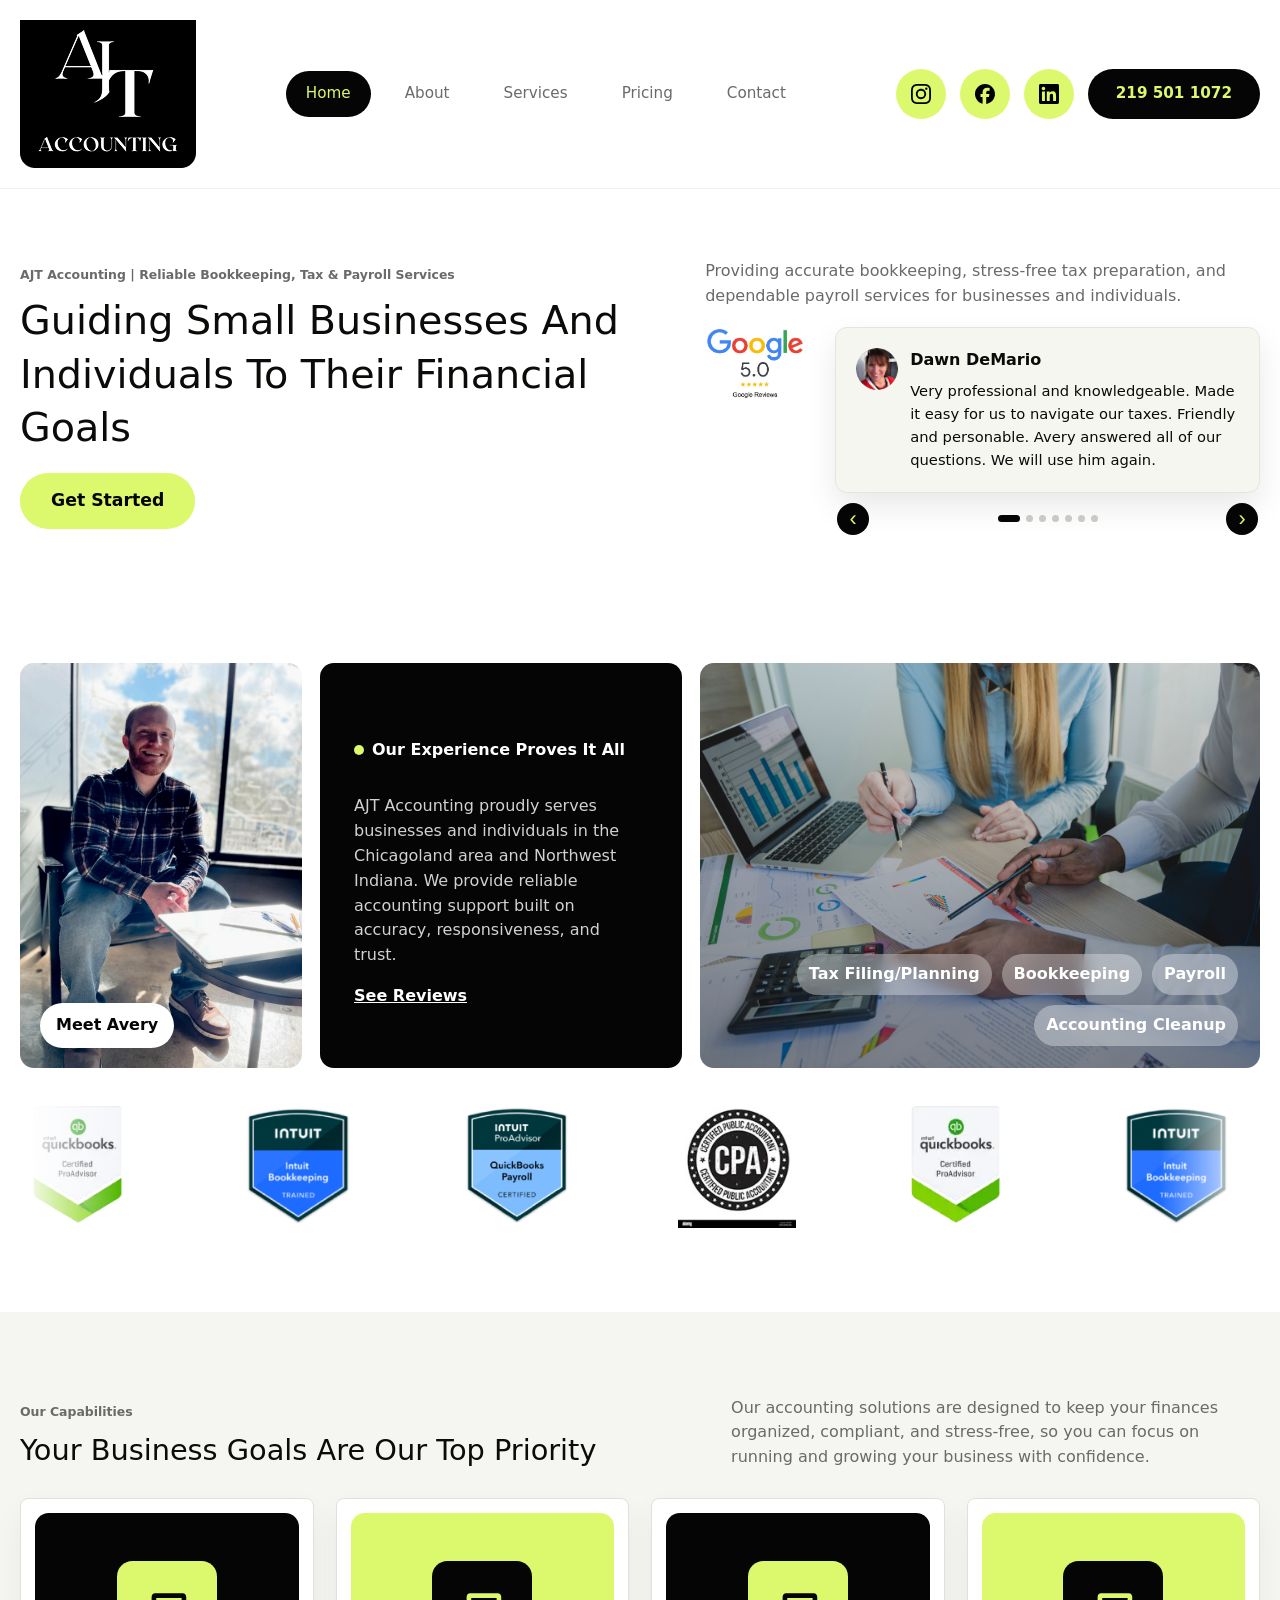
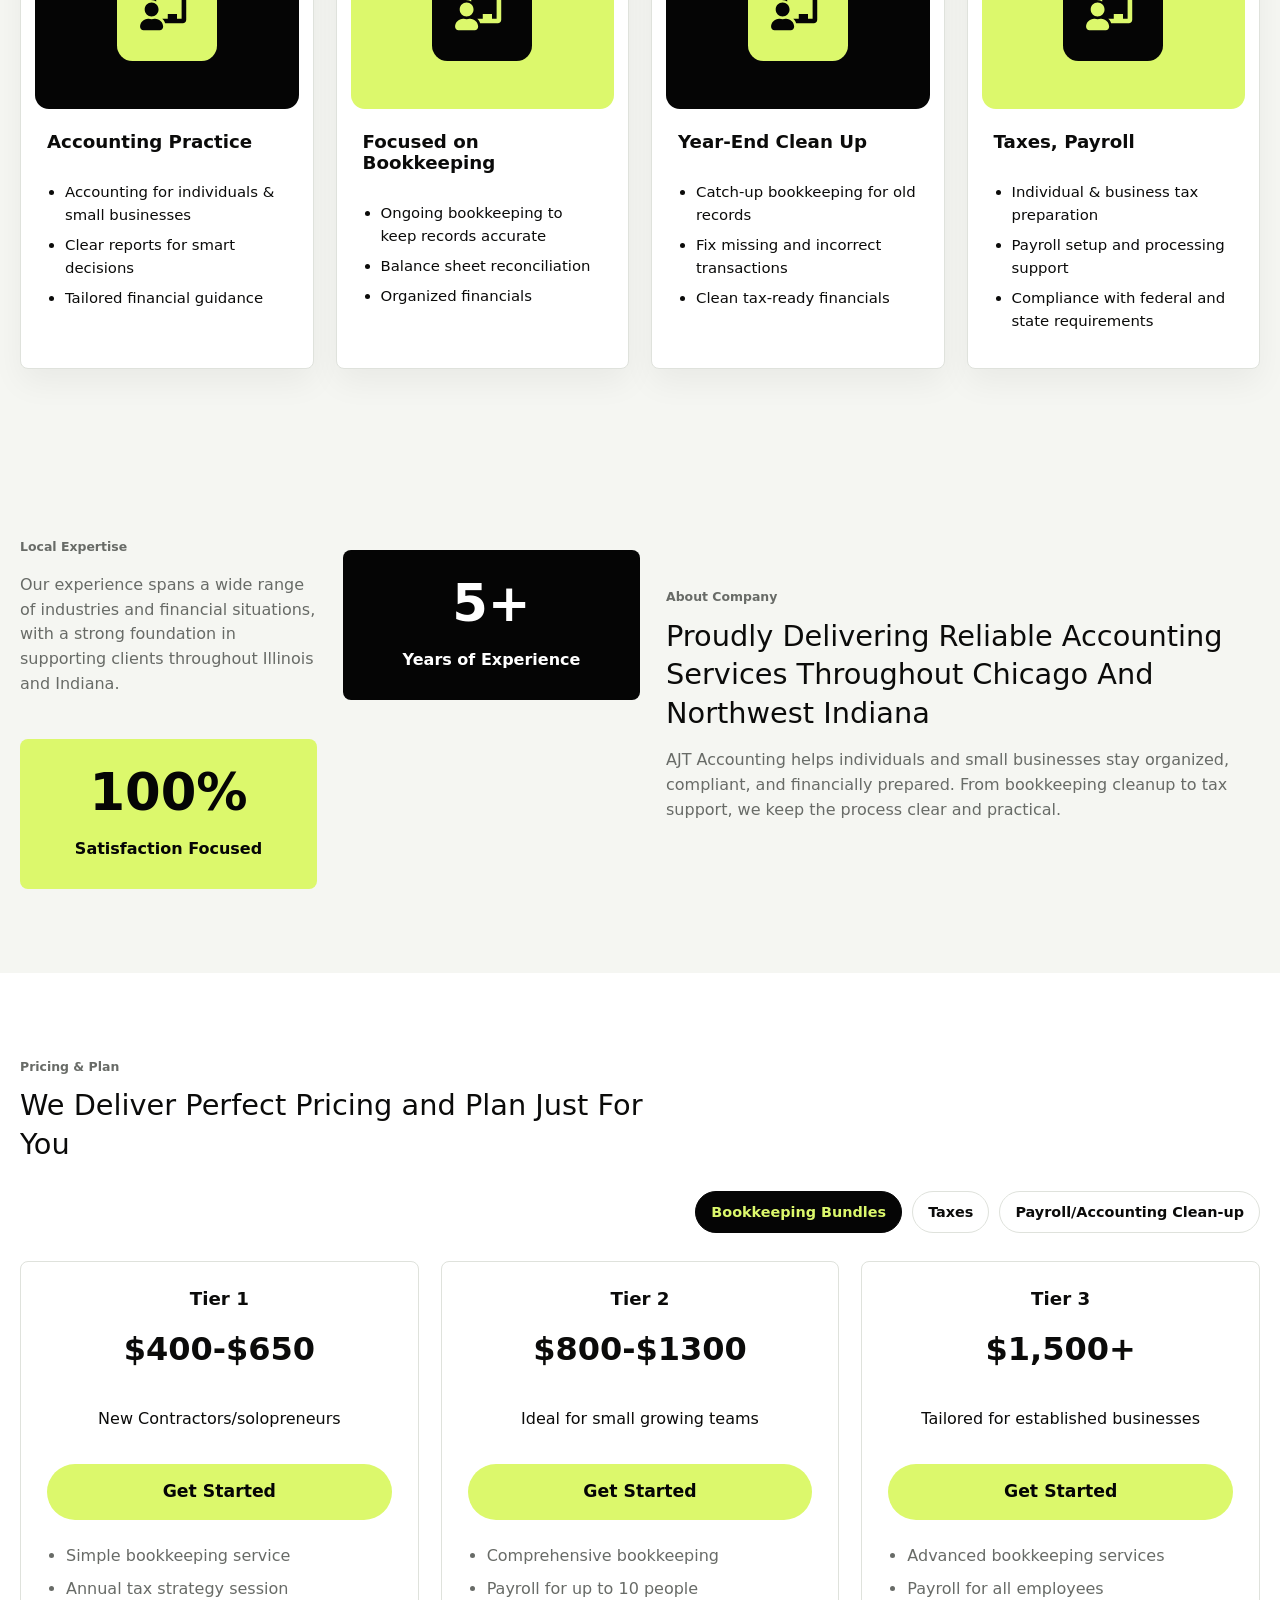
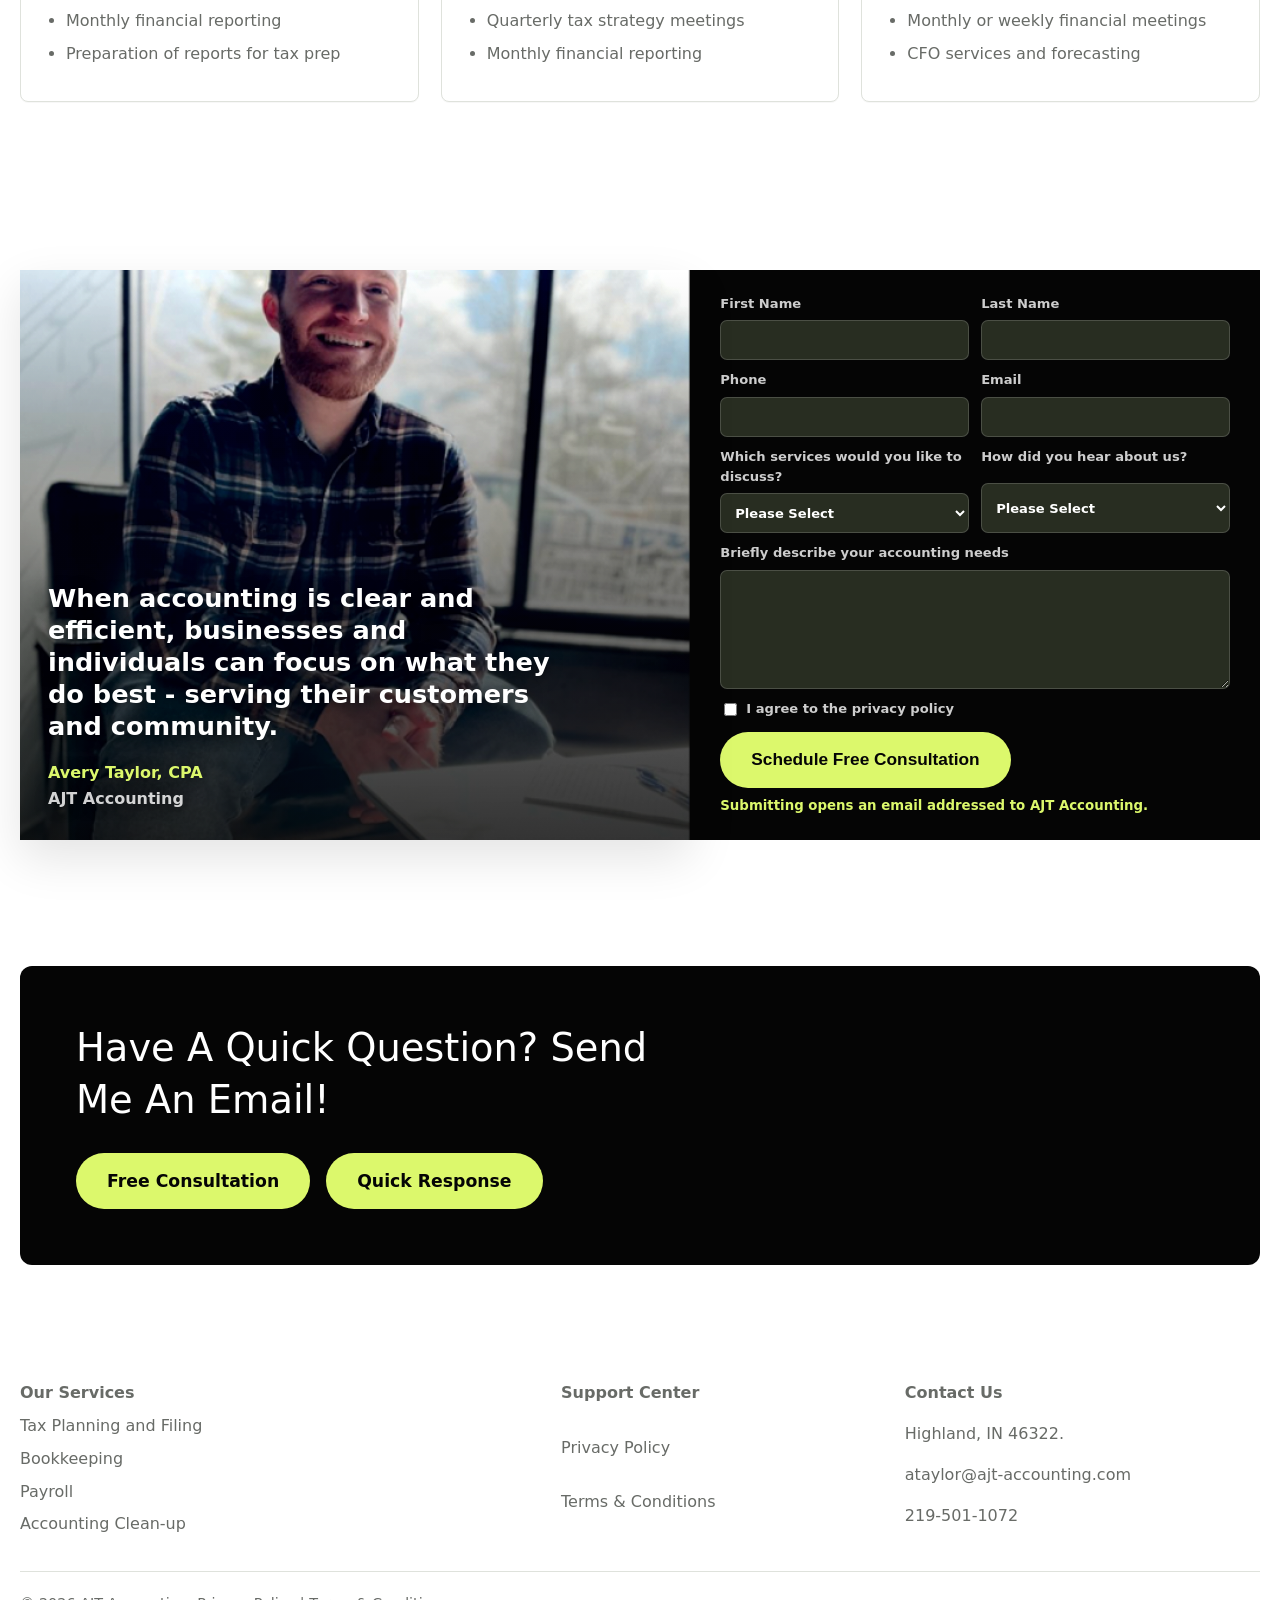
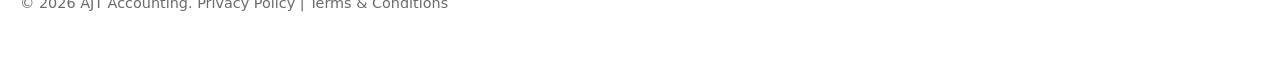
<file: index.html>
<!doctype html>
<html lang="en">
  <head>
    <meta charset="utf-8">
    <meta name="viewport" content="width=device-width, initial-scale=1">
    <title>AJT Accounting | Bookkeeping, Tax & Payroll Services</title>
    <meta name="description" content="AJT Accounting provides bookkeeping, tax preparation, payroll, and accounting cleanup services for individuals and small businesses in Chicagoland and Northwest Indiana.">
    <link rel="stylesheet" href="assets/css/styles.css">
  </head>
  <body>
    <header class="site-header">
      <nav class="nav" aria-label="Primary navigation">
        <a class="brand" href="index.html">
          <img src="assets/img/Group-2.png" alt="AJT Accounting logo">
          <span>Reliable accounting for small businesses and individuals</span>
        </a>
        <div class="nav-links">
          <a href="index.html" aria-current="page">Home</a>
          <a href="about/">About</a>
          <a href="services/">Services</a>
          <a href="pricing/">Pricing</a>
          <a href="contact/">Contact</a>
        </div>
        <div class="nav-actions" aria-label="Social links and phone">
          <a class="icon-link" href="https://www.instagram.com/ajt.accounting/" aria-label="Instagram" target="_blank" rel="noopener noreferrer"><img src="assets/img/icon-instagram.svg" alt="" aria-hidden="true"></a>
          <a class="icon-link" href="https://www.facebook.com/profile.php?id=61587523283100" aria-label="Facebook" target="_blank" rel="noopener noreferrer"><img src="assets/img/icon-facebook.svg" alt="" aria-hidden="true"></a>
          <a class="icon-link" href="https://www.linkedin.com/in/avery-taylor-cpa-85993a24b/" aria-label="LinkedIn" target="_blank" rel="noopener noreferrer"><img src="assets/img/icon-linkedin.svg" alt="" aria-hidden="true"></a>
          <a class="phone-pill" href="tel:+12195011072">219 501 1072</a>
        </div>
      </nav>
    </header>

    <main>
      <section class="hero original-hero">
        <div class="wrap hero-grid">
          <div class="hero-copy">
            <p class="kicker">AJT Accounting | Reliable Bookkeeping, Tax & Payroll Services</p>
            <h1>Guiding Small Businesses And Individuals To Their Financial Goals</h1>
            <a class="button lime" href="contact/">Get Started</a>
          </div>
          <aside class="review-card" aria-label="Google review highlight">
            <p>Providing accurate bookkeeping, stress-free tax preparation, and dependable payroll services for businesses and individuals.</p>
            <img src="assets/img/google-reviews.jpg" alt="Google 5.0 review rating">
            <div class="review-carousel" data-review-carousel aria-label="Client reviews">
              <div class="review-track">
                <article class="review-slide is-active">
                  <img src="assets/img/unnamed.png" alt="">
                  <div><strong>Dawn DeMario</strong><span>Very professional and knowledgeable. Made it easy for us to navigate our taxes. Friendly and personable. Avery answered all of our questions. We will use him again.</span></div>
                </article>
                <article class="review-slide">
                  <img src="assets/img/unnamed-1.png" alt="">
                  <div><strong>Leeann Carmack</strong><span>Actually cares about his clients. Reasonably priced. Very easy to communicate with and responds fast!</span></div>
                </article>
                <article class="review-slide">
                  <img src="assets/img/unnamed-2.png" alt="">
                  <div><strong>Jeanna Piech</strong><span>He did a great job with me and my husband’s taxes. They were done fast and right. We will definitely be using him again.</span></div>
                </article>
                <article class="review-slide">
                  <img src="assets/img/unnamed-3.png" alt="">
                  <div><strong>Randy C</strong><span>Very knowledgeable, professional, and very thorough. He made the entire process easy, stress-free, and explained everything clearly.</span></div>
                </article>
                <article class="review-slide">
                  <img src="assets/img/unnamed-4.png" alt="">
                  <div><strong>Rafael</strong><span>Very professional and direct with communication. My experience getting my taxes done was very easy and quick.</span></div>
                </article>
                <article class="review-slide">
                  <img src="assets/img/unnamed-5.png" alt="">
                  <div><strong>Tony Ortiz</strong><span>Avery was great to work with, very thorough and professional. Worked around my busy work schedule.</span></div>
                </article>
                <article class="review-slide">
                  <img src="assets/img/unnamed-6.png" alt="">
                  <div><strong>Eliasha Howell-Sundeen</strong><span>Avery was so patient with me. He was so kind and made the whole process easy. I will be coming back every year.</span></div>
                </article>
              </div>
              <div class="review-controls" aria-label="Review carousel controls">
                <button type="button" data-review-prev aria-label="Previous review">‹</button>
                <div class="review-dots" aria-hidden="true"></div>
                <button type="button" data-review-next aria-label="Next review">›</button>
              </div>
            </div>
          </aside>
        </div>
      </section>

      <section class="section">
        <div class="wrap feature-mosaic">
          <figure class="portrait-card">
            <img src="assets/img/1Picture1.png" alt="Avery Taylor, CPA">
            <figcaption>Meet Avery</figcaption>
          </figure>
          <article class="proof-card">
            <p class="dot-line">Our Experience Proves It All</p>
            <p>AJT Accounting proudly serves businesses and individuals in the Chicagoland area and Northwest Indiana. We provide reliable accounting support built on accuracy, responsiveness, and trust.</p>
            <a href="https://www.google.com/search?sca_esv=de982f5a9a8bacae&amp;sxsrf=APpeQntAk4ns-pKJ9by7XLHEB47kzKfupg%3A1784832573822&amp;q=AJT%20Accounting&amp;stick=H4sIAAAAAAAAAONgU1I1qDAzs0y2SElNNkkzNzY1Tza2MqgwTkxMMkhLSjY2tDAxNTY0W8TK5-gVouCYnJxfmleSmZcOALmjVBQ6AAAA&amp;mat=CfG0De2c8UIS&amp;ved=2ahUKEwjNhq-8u-mVAxVD3skDHZQKHqUQrMcEegQINRAC" target="_blank" rel="noopener noreferrer">See Reviews</a>
          </article>
          <figure class="service-image-card">
            <img src="assets/img/2147626398.jpg" alt="Accounting planning meeting">
            <figcaption>
              <a href="services/">Tax Filing/Planning</a>
              <a href="services/">Bookkeeping</a>
              <a href="services/">Payroll</a>
              <a href="services/">Accounting Cleanup</a>
            </figcaption>
          </figure>
        </div>
        <div class="wrap badge-strip" aria-label="Certifications and accounting platforms">
          <div class="badge-track">
            <img src="assets/img/quick.webp" alt="QuickBooks certified badge">
            <img src="assets/img/l1.png" alt="Intuit bookkeeping badge">
            <img src="assets/img/l2.png" alt="Intuit advisor badge">
            <img src="assets/img/Picture456ytg-1-1.webp" alt="CPA badge">
            <img src="assets/img/quick.webp" alt="QuickBooks certified badge">
            <img src="assets/img/l1.png" alt="Intuit bookkeeping badge">
            <img src="assets/img/l2.png" alt="Intuit advisor badge">
            <img src="assets/img/Picture456ytg-1-1.webp" alt="CPA badge">
          </div>
        </div>
      </section>

      <section class="section band capabilities">
        <div class="wrap">
          <div class="section-heading-row">
            <div>
              <p class="kicker">Our Capabilities</p>
              <h2>Your Business Goals Are Our Top Priority</h2>
            </div>
            <p>Our accounting solutions are designed to keep your finances organized, compliant, and stress-free, so you can focus on running and growing your business with confidence.</p>
          </div>
          <div class="grid four" style="margin-top: 28px">
            <article class="card service-card">
              <span class="service-icon service-icon-lime" aria-hidden="true"><svg viewBox="0 0 65 65" focusable="false"><rect class="service-icon-bg" width="65" height="65" rx="10"></rect><path class="service-icon-mark" d="M24.7501 37.5C24.638 37.5 24.526 37.5164 24.4191 37.5511C23.8116 37.7484 23.1727 37.875 22.5001 37.875C21.8274 37.875 21.1885 37.7484 20.5805 37.5511C20.4737 37.5164 20.3621 37.5 20.2501 37.5C17.341 37.5 14.9846 39.8662 15.0001 42.7791C15.0066 44.01 16.0187 45 17.2501 45H27.7501C28.9815 45 29.9935 44.01 30.0001 42.7791C30.0155 39.8662 27.6591 37.5 24.7501 37.5ZM22.5001 36C24.9854 36 27.0001 33.9853 27.0001 31.5C27.0001 29.0147 24.9854 27 22.5001 27C20.0148 27 18.0001 29.0147 18.0001 31.5C18.0001 33.9853 20.0148 36 22.5001 36ZM42.7501 21H24.7501C23.5093 21 22.5001 22.043 22.5001 23.3245V25.5C23.5979 25.5 24.6141 25.8178 25.5001 26.3344V24H42.0001V37.5H39.0001V34.5H33.0001V37.5H29.4263C30.3216 38.2823 30.9788 39.3155 31.2868 40.5H42.7501C43.9909 40.5 45.0001 39.457 45.0001 38.1755V23.3245C45.0001 22.043 43.9909 21 42.7501 21Z"></path></svg></span>
              <h3>Accounting Practice</h3>
              <ul><li>Accounting for individuals & small businesses</li><li>Clear reports for smart decisions</li><li>Tailored financial guidance</li></ul>
            </article>
            <article class="card service-card">
              <span class="service-icon service-icon-dark" aria-hidden="true"><svg viewBox="0 0 65 65" focusable="false"><rect class="service-icon-bg" width="65" height="65" rx="10"></rect><path class="service-icon-mark" d="M24.7501 37.5C24.638 37.5 24.526 37.5164 24.4191 37.5511C23.8116 37.7484 23.1727 37.875 22.5001 37.875C21.8274 37.875 21.1885 37.7484 20.5805 37.5511C20.4737 37.5164 20.3621 37.5 20.2501 37.5C17.341 37.5 14.9846 39.8662 15.0001 42.7791C15.0066 44.01 16.0187 45 17.2501 45H27.7501C28.9815 45 29.9935 44.01 30.0001 42.7791C30.0155 39.8662 27.6591 37.5 24.7501 37.5ZM22.5001 36C24.9854 36 27.0001 33.9853 27.0001 31.5C27.0001 29.0147 24.9854 27 22.5001 27C20.0148 27 18.0001 29.0147 18.0001 31.5C18.0001 33.9853 20.0148 36 22.5001 36ZM42.7501 21H24.7501C23.5093 21 22.5001 22.043 22.5001 23.3245V25.5C23.5979 25.5 24.6141 25.8178 25.5001 26.3344V24H42.0001V37.5H39.0001V34.5H33.0001V37.5H29.4263C30.3216 38.2823 30.9788 39.3155 31.2868 40.5H42.7501C43.9909 40.5 45.0001 39.457 45.0001 38.1755V23.3245C45.0001 22.043 43.9909 21 42.7501 21Z"></path></svg></span>
              <h3>Focused on Bookkeeping</h3>
              <ul><li>Ongoing bookkeeping to keep records accurate</li><li>Balance sheet reconciliation</li><li>Organized financials</li></ul>
            </article>
            <article class="card service-card">
              <span class="service-icon service-icon-lime" aria-hidden="true"><svg viewBox="0 0 65 65" focusable="false"><rect class="service-icon-bg" width="65" height="65" rx="10"></rect><path class="service-icon-mark" d="M24.7501 37.5C24.638 37.5 24.526 37.5164 24.4191 37.5511C23.8116 37.7484 23.1727 37.875 22.5001 37.875C21.8274 37.875 21.1885 37.7484 20.5805 37.5511C20.4737 37.5164 20.3621 37.5 20.2501 37.5C17.341 37.5 14.9846 39.8662 15.0001 42.7791C15.0066 44.01 16.0187 45 17.2501 45H27.7501C28.9815 45 29.9935 44.01 30.0001 42.7791C30.0155 39.8662 27.6591 37.5 24.7501 37.5ZM22.5001 36C24.9854 36 27.0001 33.9853 27.0001 31.5C27.0001 29.0147 24.9854 27 22.5001 27C20.0148 27 18.0001 29.0147 18.0001 31.5C18.0001 33.9853 20.0148 36 22.5001 36ZM42.7501 21H24.7501C23.5093 21 22.5001 22.043 22.5001 23.3245V25.5C23.5979 25.5 24.6141 25.8178 25.5001 26.3344V24H42.0001V37.5H39.0001V34.5H33.0001V37.5H29.4263C30.3216 38.2823 30.9788 39.3155 31.2868 40.5H42.7501C43.9909 40.5 45.0001 39.457 45.0001 38.1755V23.3245C45.0001 22.043 43.9909 21 42.7501 21Z"></path></svg></span>
              <h3>Year-End Clean Up</h3>
              <ul><li>Catch-up bookkeeping for old records</li><li>Fix missing and incorrect transactions</li><li>Clean tax-ready financials</li></ul>
            </article>
            <article class="card service-card">
              <span class="service-icon service-icon-dark" aria-hidden="true"><svg viewBox="0 0 65 65" focusable="false"><rect class="service-icon-bg" width="65" height="65" rx="10"></rect><path class="service-icon-mark" d="M24.7501 37.5C24.638 37.5 24.526 37.5164 24.4191 37.5511C23.8116 37.7484 23.1727 37.875 22.5001 37.875C21.8274 37.875 21.1885 37.7484 20.5805 37.5511C20.4737 37.5164 20.3621 37.5 20.2501 37.5C17.341 37.5 14.9846 39.8662 15.0001 42.7791C15.0066 44.01 16.0187 45 17.2501 45H27.7501C28.9815 45 29.9935 44.01 30.0001 42.7791C30.0155 39.8662 27.6591 37.5 24.7501 37.5ZM22.5001 36C24.9854 36 27.0001 33.9853 27.0001 31.5C27.0001 29.0147 24.9854 27 22.5001 27C20.0148 27 18.0001 29.0147 18.0001 31.5C18.0001 33.9853 20.0148 36 22.5001 36ZM42.7501 21H24.7501C23.5093 21 22.5001 22.043 22.5001 23.3245V25.5C23.5979 25.5 24.6141 25.8178 25.5001 26.3344V24H42.0001V37.5H39.0001V34.5H33.0001V37.5H29.4263C30.3216 38.2823 30.9788 39.3155 31.2868 40.5H42.7501C43.9909 40.5 45.0001 39.457 45.0001 38.1755V23.3245C45.0001 22.043 43.9909 21 42.7501 21Z"></path></svg></span>
              <h3>Taxes, Payroll</h3>
              <ul><li>Individual & business tax preparation</li><li>Payroll setup and processing support</li><li>Compliance with federal and state requirements</li></ul>
            </article>
          </div>
        </div>
      </section>

      <section class="section story-band">
        <div class="wrap story-grid">
          <div>
            <p class="kicker">Local Expertise</p>
            <p>Our experience spans a wide range of industries and financial situations, with a strong foundation in supporting clients throughout Illinois and Indiana.</p>
          </div>
          <div class="metric-card dark"><strong>5+</strong><span>Years of Experience</span></div>
          <div class="metric-card lime"><strong>100%</strong><span>Satisfaction Focused</span></div>
          <article>
            <p class="kicker">About Company</p>
            <h2>Proudly Delivering Reliable Accounting Services Throughout Chicago And Northwest Indiana</h2>
            <p>AJT Accounting helps individuals and small businesses stay organized, compliant, and financially prepared. From bookkeeping cleanup to tax support, we keep the process clear and practical.</p>
          </article>
        </div>
      </section>

      <section class="section pricing-preview">
        <div class="wrap">
          <div class="section-heading-row">
            <div>
              <p class="kicker">Pricing & Plan</p>
              <h2>We Deliver Perfect Pricing and Plan Just For You</h2>
            </div>
          </div>
          <div class="pricing-tabs" data-tabs>
            <div class="tab-list" role="tablist" aria-label="Pricing categories">
              <button class="tab-button is-active" id="home-bookkeeping-tab" type="button" role="tab" aria-selected="true" aria-controls="home-bookkeeping-panel" data-tab-button>Bookkeeping Bundles</button>
              <button class="tab-button" id="home-taxes-tab" type="button" role="tab" aria-selected="false" aria-controls="home-taxes-panel" tabindex="-1" data-tab-button>Taxes</button>
              <button class="tab-button" id="home-payroll-tab" type="button" role="tab" aria-selected="false" aria-controls="home-payroll-panel" tabindex="-1" data-tab-button>Payroll/Accounting Clean-up</button>
            </div>
            <div class="tab-panel is-active" id="home-bookkeeping-panel" role="tabpanel" aria-labelledby="home-bookkeeping-tab" data-tab-panel>
              <div class="grid three">
                <article class="card price-card"><h3>Tier 1</h3><div class="price">$400-$650</div><p>New Contractors/solopreneurs</p><a class="button lime" href="contact/?service=Bookkeeping">Get Started</a><ul><li>Simple bookkeeping service</li><li>Annual tax strategy session</li><li>Monthly financial reporting</li><li>Preparation of reports for tax prep</li></ul></article>
                <article class="card price-card"><h3>Tier 2</h3><div class="price">$800-$1300</div><p>Ideal for small growing teams</p><a class="button lime" href="contact/?service=Bookkeeping">Get Started</a><ul><li>Comprehensive bookkeeping</li><li>Payroll for up to 10 people</li><li>Quarterly tax strategy meetings</li><li>Monthly financial reporting</li></ul></article>
                <article class="card price-card"><h3>Tier 3</h3><div class="price">$1,500+</div><p>Tailored for established businesses</p><a class="button lime" href="contact/?service=Bookkeeping">Get Started</a><ul><li>Advanced bookkeeping services</li><li>Payroll for all employees</li><li>Monthly or weekly financial meetings</li><li>CFO services and forecasting</li></ul></article>
              </div>
            </div>
            <div class="tab-panel" id="home-taxes-panel" role="tabpanel" aria-labelledby="home-taxes-tab" hidden data-tab-panel>
              <div class="grid three">
                <article class="card price-card"><h3>Individual 1</h3><div class="price">$125-$150</div><p class="muted">Basic return</p><a class="button lime" href="contact/?service=Taxes">Get Started</a><ul><li>Limited sources of income</li><li>Dependents</li><li>Single state return</li><li>E-filing included</li></ul></article>
                <article class="card price-card"><h3>Individual 2</h3><div class="price">$175-$225</div><p class="muted">Standard tax return</p><a class="button lime" href="contact/?service=Taxes">Get Started</a><ul><li>Multiple sources of income</li><li>Multi-state return</li><li>Limited self-employment</li><li>Education and retirement reporting</li></ul></article>
                <article class="card price-card"><h3>Individual 3</h3><div class="price">$250+</div><p class="muted">Advanced tax return</p><a class="button lime" href="contact/?service=Taxes">Get Started</a><ul><li>Self-employed or small business owners</li><li>Rental properties</li><li>Extensive investment reporting</li><li>Tax preparation meeting</li></ul></article>
                <article class="card price-card"><h3>Business 1</h3><div class="price">$300-$500</div><p class="muted">Basic business return</p><a class="button lime" href="contact/?service=Taxes">Get Started</a><ul><li>Partnership or S-corp filing</li><li>Basic income and expense categorization</li><li>Small, low-volume operations</li><li>E-filing included</li></ul></article>
                <article class="card price-card"><h3>Business 2</h3><div class="price">$600-$900</div><p class="muted">Standard business return</p><a class="button lime" href="contact/?service=Taxes">Get Started</a><ul><li>Partnership, S-corp, or C-corp filing</li><li>Growing small businesses</li><li>Multi-state filing</li><li>Tax preparation meeting</li></ul></article>
                <article class="card price-card"><h3>Business 3</h3><div class="price">$1,000+</div><p class="muted">Advanced business return</p><a class="button lime" href="contact/?service=Taxes">Get Started</a><ul><li>Established businesses</li><li>Complex income and expenses</li><li>Fixed asset depreciation schedules</li><li>Quarterly tax meetings</li></ul></article>
              </div>
            </div>
            <div class="tab-panel" id="home-payroll-panel" role="tabpanel" aria-labelledby="home-payroll-tab" hidden data-tab-panel>
              <div class="grid two">
                <article class="card price-card"><h3>Accounting Cleanup</h3><p>Cleanup varies by the condition of your records, software used, and business complexity. AJT Accounting starts with a consultation to review current books and create a clear plan to get records back on track.</p><a class="button lime" href="contact/?service=Accounting%20Cleanup">Discuss cleanup</a></article>
                <article class="card price-card"><h3>Payroll</h3><p>Payroll services ensure employees are paid accurately and on time while keeping your business compliant with required federal and state payroll filings.</p><a class="button lime" href="contact/?service=Payroll">Discuss payroll</a></article>
              </div>
            </div>
          </div>
        </div>
      </section>

      <section class="section">
        <div class="wrap contact-layout">
          <figure class="contact-spacer">
            <img src="assets/img/Group-22-1.png" alt="Avery Taylor, CPA">
            <figcaption>
              <blockquote>When accounting is clear and efficient, businesses and individuals can focus on what they do best - serving their customers and community.</blockquote>
              <strong>Avery Taylor, CPA</strong>
              <span>AJT Accounting</span>
            </figcaption>
          </figure>
          <form class="lead-form" action="mailto:ataylor@ajt-accounting.com" method="post" enctype="text/plain" data-email-form>
            <p class="kicker">Let's Connect</p>
            <h2>Schedule A Free 30-Minute Consultation</h2>
            <p>Got questions about bookkeeping, taxes, payroll, or financial cleanup? Book a free 30-minute consultation to discuss your needs and next steps.</p>
            <div class="form-grid">
              <label><span>First Name</span><input name="first_name" autocomplete="given-name"></label>
              <label><span>Last Name</span><input name="last_name" autocomplete="family-name"></label>
              <label><span>Phone</span><input name="phone" autocomplete="tel"></label>
              <label><span>Email</span><input name="email" type="email" autocomplete="email"></label>
              <label><span>Which services would you like to discuss?</span><select name="service"><option>Please Select</option><option>Bookkeeping</option><option>Taxes</option><option>Payroll</option><option>Accounting cleanup</option></select></label>
              <label><span>How did you hear about us?</span><select name="source"><option>Please Select</option><option>Google</option><option>Referral</option><option>Social media</option></select></label>
            </div>
            <label><span>Briefly describe your accounting needs</span><textarea name="message" rows="5"></textarea></label>
            <label class="checkbox"><input type="checkbox" name="privacy"> <span>I agree to the privacy policy</span></label>
            <button class="button lime" type="submit">Schedule Free Consultation</button>
            <small data-form-status>Submitting opens an email addressed to AJT Accounting.</small>
          </form>
        </div>
      </section>

      <section class="section tight">
        <div class="wrap quick-question">
          <h2>Have A Quick Question? Send Me An Email!</h2>
          <div class="actions">
            <a class="button lime" href="contact/">Free Consultation</a>
            <a class="button lime" href="mailto:ataylor@ajt-accounting.com?subject=Quick%20question">Quick Response</a>
          </div>
        </div>
      </section>
    </main>

    <footer class="site-footer"><div class="wrap footer-grid"><div class="footer-links"><strong>Our Services</strong><a href="services/">Tax Planning and Filing</a><a href="services/">Bookkeeping</a><a href="services/">Payroll</a><a href="services/">Accounting Clean-up</a></div><div class="footer-links"><strong>Support Center</strong><a href="privacy-policy/">Privacy Policy</a><a href="terms-and-conditions/">Terms & Conditions</a></div><div class="footer-links"><strong>Contact Us</strong><span>Highland, IN 46322.</span><a href="mailto:ataylor@ajt-accounting.com">ataylor@ajt-accounting.com</a><a href="tel:+12195011072">219-501-1072</a></div></div><div class="wrap fine-print">&copy; <span data-year></span> AJT Accounting. <a href="privacy-policy/">Privacy Policy</a> | <a href="terms-and-conditions/">Terms & Conditions</a></div></footer>
    <script src="assets/js/main.js"></script>
  </body>
</html>
</file>
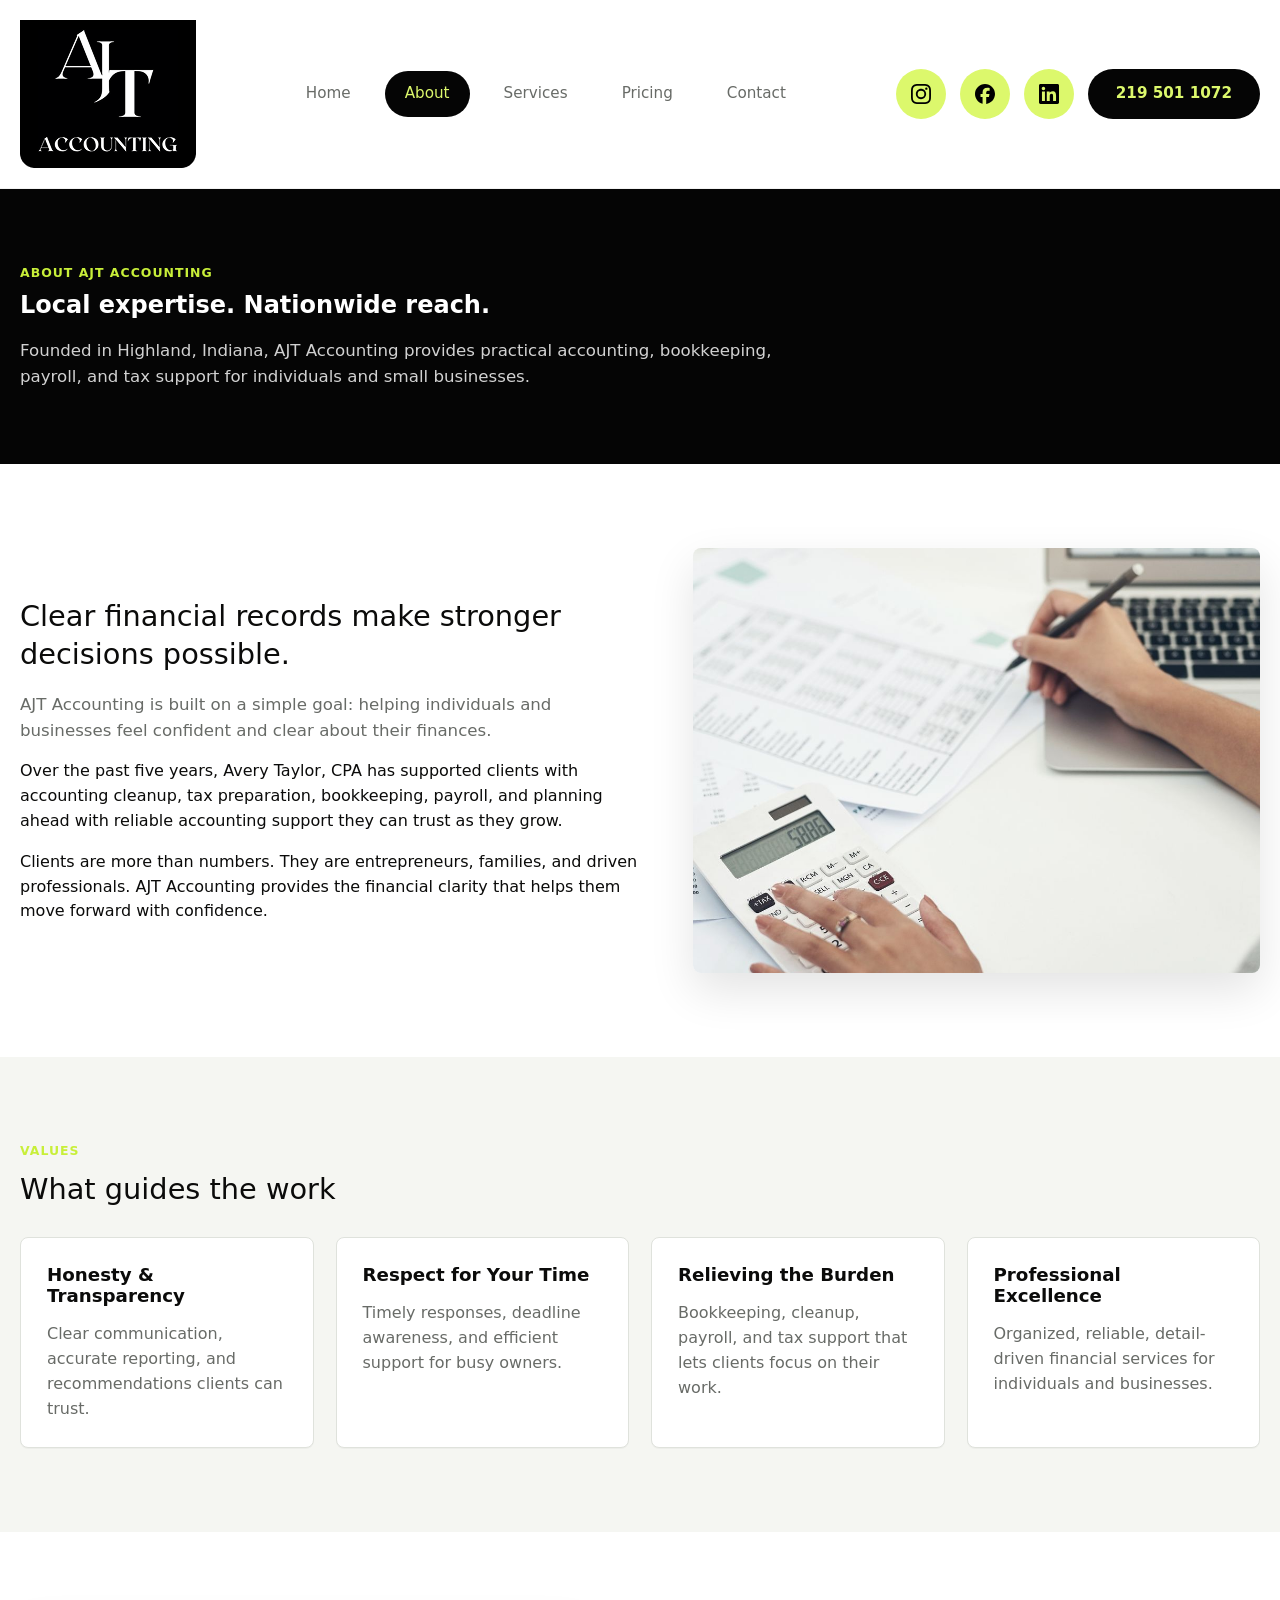
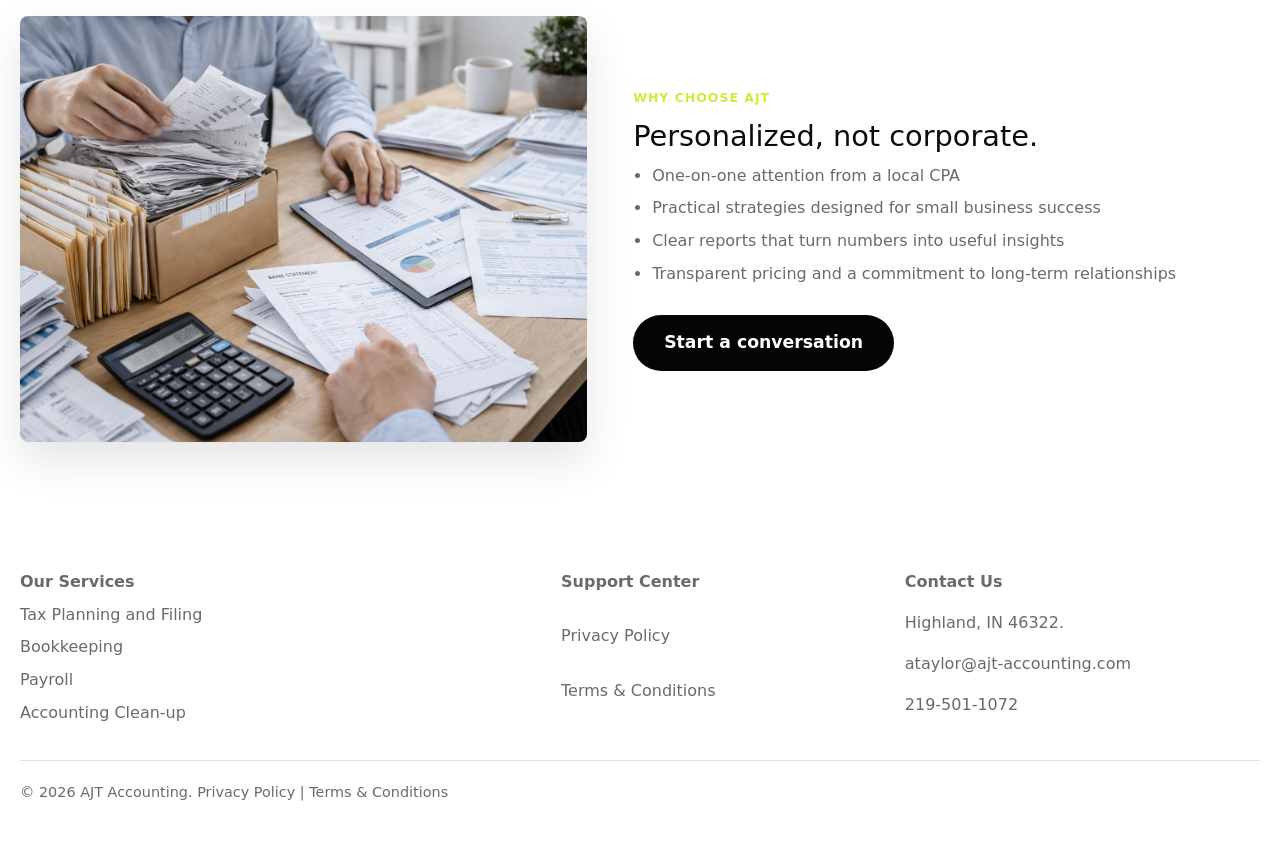
<file: about/index.html>
<!doctype html>
<html lang="en">
  <head>
    <meta charset="utf-8">
    <meta name="viewport" content="width=device-width, initial-scale=1">
    <title>About | AJT Accounting</title>
    <meta name="description" content="Learn about AJT Accounting and Avery Taylor, CPA, serving individuals and small businesses in Highland, Northwest Indiana, and Chicagoland.">
    <link rel="stylesheet" href="../assets/css/styles.css">
  </head>
  <body>
    <header class="site-header">
      <nav class="nav" aria-label="Primary navigation">
        <a class="brand" href="../index.html"><img src="../assets/img/Group-2.png" alt="AJT Accounting logo"><span>Reliable accounting for small businesses and individuals</span></a>
        <div class="nav-links">
          <a href="../index.html">Home</a><a href="../about/" aria-current="page">About</a><a href="../services/">Services</a><a href="../pricing/">Pricing</a><a href="../contact/">Contact</a>
        </div>
        <div class="nav-actions" aria-label="Social links and phone">
          <a class="icon-link" href="https://www.instagram.com/ajt.accounting/" aria-label="Instagram" target="_blank" rel="noopener noreferrer"><img src="../assets/img/icon-instagram.svg" alt="" aria-hidden="true"></a>
          <a class="icon-link" href="https://www.facebook.com/profile.php?id=61587523283100" aria-label="Facebook" target="_blank" rel="noopener noreferrer"><img src="../assets/img/icon-facebook.svg" alt="" aria-hidden="true"></a>
          <a class="icon-link" href="https://www.linkedin.com/in/avery-taylor-cpa-85993a24b/" aria-label="LinkedIn" target="_blank" rel="noopener noreferrer"><img src="../assets/img/icon-linkedin.svg" alt="" aria-hidden="true"></a>
          <a class="phone-pill" href="tel:+12195011072">219 501 1072</a>
        </div>
      </nav>
    </header>
    <main>
      <section class="page-hero">
        <div class="wrap">
          <p class="eyebrow">About AJT Accounting</p>
          <h1>Local expertise. Nationwide reach.</h1>
          <p class="lead">Founded in Highland, Indiana, AJT Accounting provides practical accounting, bookkeeping, payroll, and tax support for individuals and small businesses.</p>
        </div>
      </section>
      <section class="section">
        <div class="wrap split">
          <div>
            <h2>Clear financial records make stronger decisions possible.</h2>
            <p class="lead">AJT Accounting is built on a simple goal: helping individuals and businesses feel confident and clear about their finances.</p>
            <p>Over the past five years, Avery Taylor, CPA has supported clients with accounting cleanup, tax preparation, bookkeeping, payroll, and planning ahead with reliable accounting support they can trust as they grow.</p>
            <p>Clients are more than numbers. They are entrepreneurs, families, and driven professionals. AJT Accounting provides the financial clarity that helps them move forward with confidence.</p>
          </div>
          <img src="../assets/img/Freelance-Business-Support-Petra-Verschoor-2.jpg" alt="Accounting professional reviewing financial records">
        </div>
      </section>
      <section class="section band">
        <div class="wrap">
          <p class="eyebrow">Values</p>
          <h2>What guides the work</h2>
          <div class="grid four" style="margin-top: 28px">
            <article class="card"><h3>Honesty & Transparency</h3><p class="muted">Clear communication, accurate reporting, and recommendations clients can trust.</p></article>
            <article class="card"><h3>Respect for Your Time</h3><p class="muted">Timely responses, deadline awareness, and efficient support for busy owners.</p></article>
            <article class="card"><h3>Relieving the Burden</h3><p class="muted">Bookkeeping, cleanup, payroll, and tax support that lets clients focus on their work.</p></article>
            <article class="card"><h3>Professional Excellence</h3><p class="muted">Organized, reliable, detail-driven financial services for individuals and businesses.</p></article>
          </div>
        </div>
      </section>
      <section class="section">
        <div class="wrap split reverse">
          <img src="../assets/img/9b4e6f0c-6b9a-4d75-8580-0b597c890d90.png" alt="Business team reviewing financial documents">
          <div>
            <p class="eyebrow">Why choose AJT</p>
            <h2>Personalized, not corporate.</h2>
            <ul class="check-list">
              <li>One-on-one attention from a local CPA</li>
              <li>Practical strategies designed for small business success</li>
              <li>Clear reports that turn numbers into useful insights</li>
              <li>Transparent pricing and a commitment to long-term relationships</li>
            </ul>
            <div class="actions"><a class="button" href="../contact/">Start a conversation</a></div>
          </div>
        </div>
      </section>
    </main>
    <footer class="site-footer"><div class="wrap footer-grid"><div class="footer-links"><strong>Our Services</strong><a href="../services/">Tax Planning and Filing</a><a href="../services/">Bookkeeping</a><a href="../services/">Payroll</a><a href="../services/">Accounting Clean-up</a></div><div class="footer-links"><strong>Support Center</strong><a href="../privacy-policy/">Privacy Policy</a><a href="../terms-and-conditions/">Terms & Conditions</a></div><div class="footer-links"><strong>Contact Us</strong><span>Highland, IN 46322.</span><a href="mailto:ataylor@ajt-accounting.com">ataylor@ajt-accounting.com</a><a href="tel:+12195011072">219-501-1072</a></div></div><div class="wrap fine-print">&copy; <span data-year></span> AJT Accounting. <a href="../privacy-policy/">Privacy Policy</a> | <a href="../terms-and-conditions/">Terms & Conditions</a></div></footer>
    <script src="../assets/js/main.js"></script>
  </body>
</html>
</file>
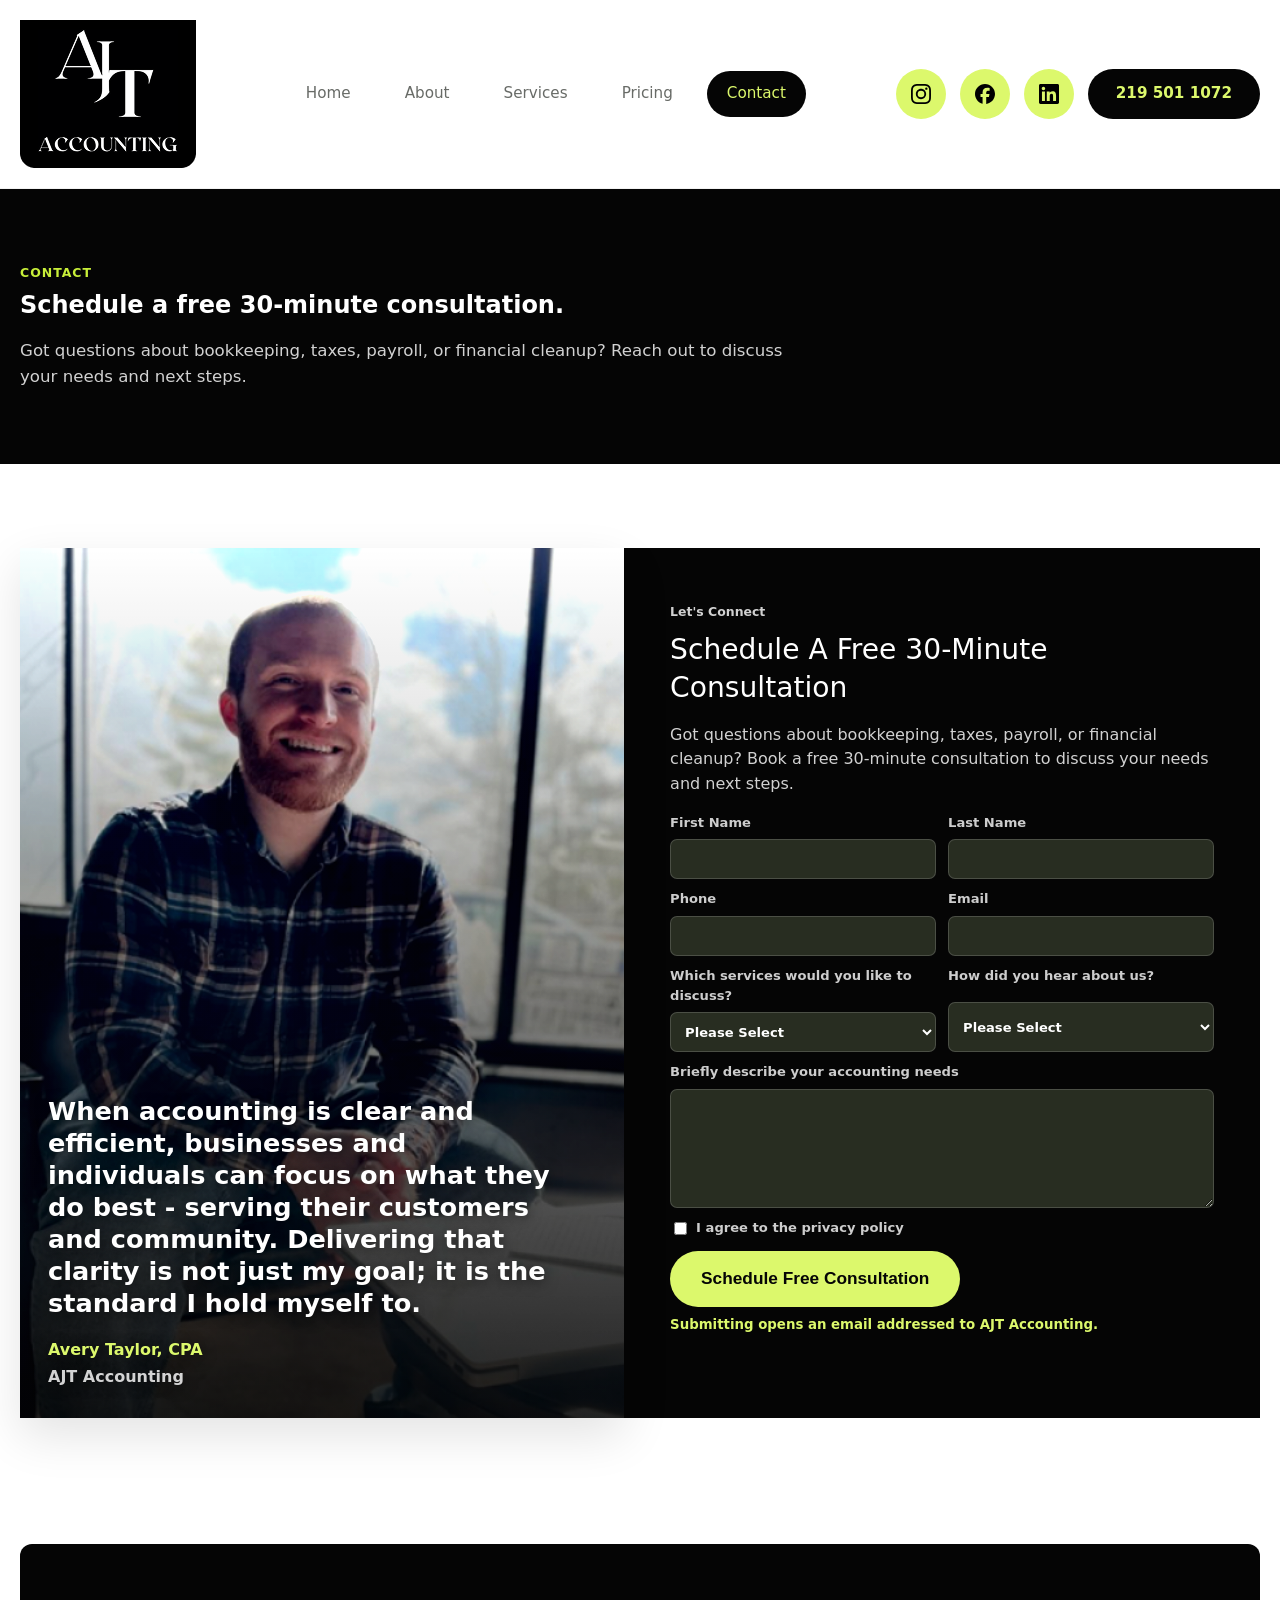
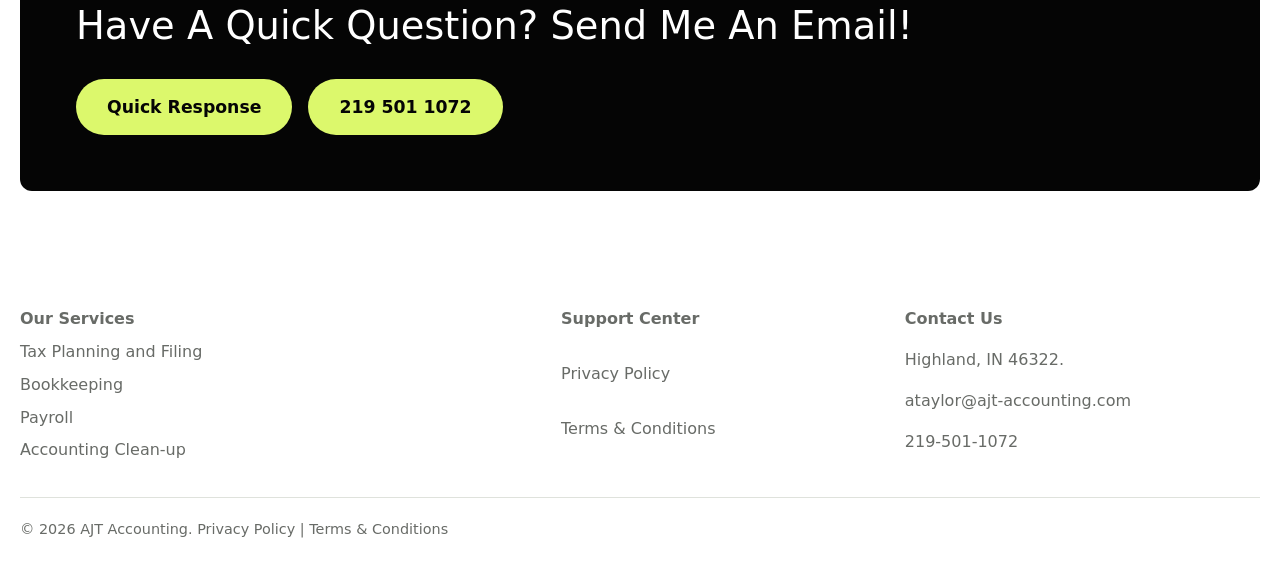
<file: contact/index.html>
<!doctype html>
<html lang="en">
  <head>
    <meta charset="utf-8">
    <meta name="viewport" content="width=device-width, initial-scale=1">
    <title>Contact | AJT Accounting</title>
    <meta name="description" content="Contact AJT Accounting to schedule a free 30-minute consultation for bookkeeping, taxes, payroll, or financial cleanup.">
    <link rel="stylesheet" href="../assets/css/styles.css">
  </head>
  <body class="contact-page">
    <header class="site-header"><nav class="nav" aria-label="Primary navigation"><a class="brand" href="../index.html"><img src="../assets/img/Group-2.png" alt="AJT Accounting logo"><span>Reliable accounting for small businesses and individuals</span></a><div class="nav-links"><a href="../index.html">Home</a><a href="../about/">About</a><a href="../services/">Services</a><a href="../pricing/">Pricing</a><a href="../contact/" aria-current="page">Contact</a></div><div class="nav-actions" aria-label="Social links and phone"><a class="icon-link" href="https://www.instagram.com/ajt.accounting/" aria-label="Instagram" target="_blank" rel="noopener noreferrer"><img src="../assets/img/icon-instagram.svg" alt="" aria-hidden="true"></a><a class="icon-link" href="https://www.facebook.com/profile.php?id=61587523283100" aria-label="Facebook" target="_blank" rel="noopener noreferrer"><img src="../assets/img/icon-facebook.svg" alt="" aria-hidden="true"></a><a class="icon-link" href="https://www.linkedin.com/in/avery-taylor-cpa-85993a24b/" aria-label="LinkedIn" target="_blank" rel="noopener noreferrer"><img src="../assets/img/icon-linkedin.svg" alt="" aria-hidden="true"></a><a class="phone-pill" href="tel:+12195011072">219 501 1072</a></div></nav></header>
    <main>
      <section class="page-hero"><div class="wrap"><p class="eyebrow">Contact</p><h1>Schedule a free 30-minute consultation.</h1><p class="lead">Got questions about bookkeeping, taxes, payroll, or financial cleanup? Reach out to discuss your needs and next steps.</p></div></section>
      <section class="section">
        <div class="wrap contact-layout">
          <figure class="contact-spacer">
            <img src="../assets/img/Group-22-1.png" alt="Avery Taylor, CPA">
            <figcaption>
              <blockquote>When accounting is clear and efficient, businesses and individuals can focus on what they do best - serving their customers and community. Delivering that clarity is not just my goal; it is the standard I hold myself to.</blockquote>
              <strong>Avery Taylor, CPA</strong>
              <span>AJT Accounting</span>
            </figcaption>
          </figure>
          <form class="lead-form" action="mailto:ataylor@ajt-accounting.com" method="post" enctype="text/plain" data-email-form>
            <p class="kicker">Let's Connect</p>
            <h2>Schedule A Free 30-Minute Consultation</h2>
            <p>Got questions about bookkeeping, taxes, payroll, or financial cleanup? Book a free 30-minute consultation to discuss your needs and next steps.</p>
            <div class="form-grid">
              <label><span>First Name</span><input name="first_name" autocomplete="given-name"></label>
              <label><span>Last Name</span><input name="last_name" autocomplete="family-name"></label>
              <label><span>Phone</span><input name="phone" autocomplete="tel"></label>
              <label><span>Email</span><input name="email" type="email" autocomplete="email"></label>
              <label><span>Which services would you like to discuss?</span><select name="service" data-service-select><option>Please Select</option><option>Bookkeeping</option><option>Taxes</option><option>Payroll</option><option>Accounting Cleanup</option></select></label>
              <label><span>How did you hear about us?</span><select name="source"><option>Please Select</option><option>Google</option><option>Referral</option><option>Social media</option></select></label>
            </div>
            <label><span>Briefly describe your accounting needs</span><textarea name="message" rows="5"></textarea></label>
            <label class="checkbox"><input type="checkbox" name="privacy"> <span>I agree to the privacy policy</span></label>
            <button class="button lime" type="submit">Schedule Free Consultation</button>
            <small data-form-status>Submitting opens an email addressed to AJT Accounting.</small>
          </form>
        </div>
      </section>
      <section class="section tight">
        <div class="wrap quick-question">
          <h2>Have A Quick Question? Send Me An Email!</h2>
          <div class="actions">
            <a class="button lime" href="mailto:ataylor@ajt-accounting.com?subject=Quick%20question">Quick Response</a>
            <a class="button lime" href="tel:+12195011072">219 501 1072</a>
          </div>
        </div>
      </section>
    </main>
    <footer class="site-footer"><div class="wrap footer-grid"><div class="footer-links"><strong>Our Services</strong><a href="../services/">Tax Planning and Filing</a><a href="../services/">Bookkeeping</a><a href="../services/">Payroll</a><a href="../services/">Accounting Clean-up</a></div><div class="footer-links"><strong>Support Center</strong><a href="../privacy-policy/">Privacy Policy</a><a href="../terms-and-conditions/">Terms & Conditions</a></div><div class="footer-links"><strong>Contact Us</strong><span>Highland, IN 46322.</span><a href="mailto:ataylor@ajt-accounting.com">ataylor@ajt-accounting.com</a><a href="tel:+12195011072">219-501-1072</a></div></div><div class="wrap fine-print">&copy; <span data-year></span> AJT Accounting. <a href="../privacy-policy/">Privacy Policy</a> | <a href="../terms-and-conditions/">Terms & Conditions</a></div></footer>
    <script src="../assets/js/main.js"></script>
  </body>
</html>
</file>
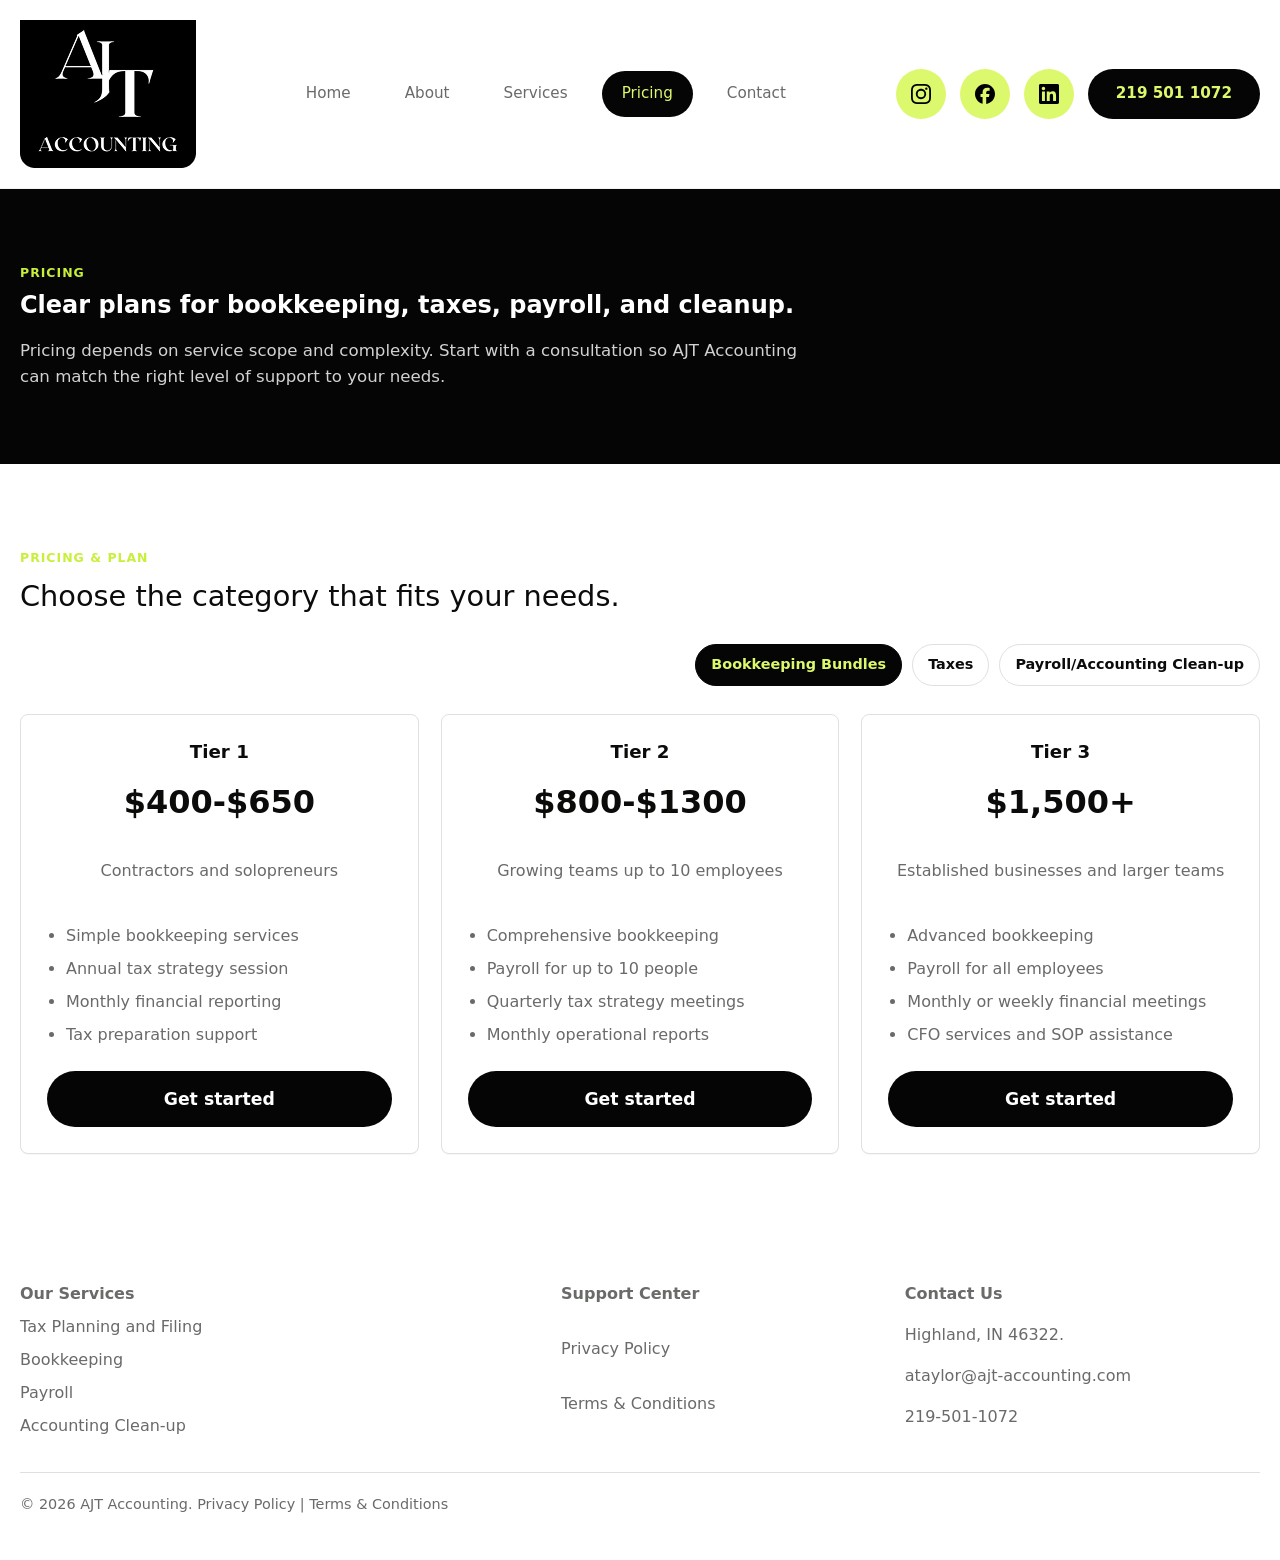
<file: pricing/index.html>
<!doctype html>
<html lang="en">
  <head>
    <meta charset="utf-8">
    <meta name="viewport" content="width=device-width, initial-scale=1">
    <title>Pricing | AJT Accounting</title>
    <meta name="description" content="Transparent bookkeeping, tax, payroll, and accounting cleanup pricing from AJT Accounting.">
    <link rel="stylesheet" href="../assets/css/styles.css">
  </head>
  <body>
    <header class="site-header"><nav class="nav" aria-label="Primary navigation"><a class="brand" href="../index.html"><img src="../assets/img/Group-2.png" alt="AJT Accounting logo"><span>Reliable accounting for small businesses and individuals</span></a><div class="nav-links"><a href="../index.html">Home</a><a href="../about/">About</a><a href="../services/">Services</a><a href="../pricing/" aria-current="page">Pricing</a><a href="../contact/">Contact</a></div><div class="nav-actions" aria-label="Social links and phone"><a class="icon-link" href="https://www.instagram.com/ajt.accounting/" aria-label="Instagram" target="_blank" rel="noopener noreferrer"><img src="../assets/img/icon-instagram.svg" alt="" aria-hidden="true"></a><a class="icon-link" href="https://www.facebook.com/profile.php?id=61587523283100" aria-label="Facebook" target="_blank" rel="noopener noreferrer"><img src="../assets/img/icon-facebook.svg" alt="" aria-hidden="true"></a><a class="icon-link" href="https://www.linkedin.com/in/avery-taylor-cpa-85993a24b/" aria-label="LinkedIn" target="_blank" rel="noopener noreferrer"><img src="../assets/img/icon-linkedin.svg" alt="" aria-hidden="true"></a><a class="phone-pill" href="tel:+12195011072">219 501 1072</a></div></nav></header>
    <main>
      <section class="page-hero"><div class="wrap"><p class="eyebrow">Pricing</p><h1>Clear plans for bookkeeping, taxes, payroll, and cleanup.</h1><p class="lead">Pricing depends on service scope and complexity. Start with a consultation so AJT Accounting can match the right level of support to your needs.</p></div></section>
      <section class="section pricing-tabs-section">
        <div class="wrap">
          <p class="eyebrow">Pricing & Plan</p>
          <h2>Choose the category that fits your needs.</h2>
          <div class="pricing-tabs" data-tabs>
            <div class="tab-list" role="tablist" aria-label="Pricing categories">
              <button class="tab-button is-active" id="pricing-bookkeeping-tab" type="button" role="tab" aria-selected="true" aria-controls="pricing-bookkeeping-panel" data-tab-button>Bookkeeping Bundles</button>
              <button class="tab-button" id="pricing-taxes-tab" type="button" role="tab" aria-selected="false" aria-controls="pricing-taxes-panel" tabindex="-1" data-tab-button>Taxes</button>
              <button class="tab-button" id="pricing-payroll-tab" type="button" role="tab" aria-selected="false" aria-controls="pricing-payroll-panel" tabindex="-1" data-tab-button>Payroll/Accounting Clean-up</button>
            </div>
            <div class="tab-panel is-active" id="pricing-bookkeeping-panel" role="tabpanel" aria-labelledby="pricing-bookkeeping-tab" data-tab-panel>
              <div class="grid three">
                <article class="card price-card"><h3>Tier 1</h3><div class="price">$400-$650</div><p class="muted">Contractors and solopreneurs</p><ul><li>Simple bookkeeping services</li><li>Annual tax strategy session</li><li>Monthly financial reporting</li><li>Tax preparation support</li></ul><a class="button" href="../contact/?service=Bookkeeping">Get started</a></article>
                <article class="card price-card"><h3>Tier 2</h3><div class="price">$800-$1300</div><p class="muted">Growing teams up to 10 employees</p><ul><li>Comprehensive bookkeeping</li><li>Payroll for up to 10 people</li><li>Quarterly tax strategy meetings</li><li>Monthly operational reports</li></ul><a class="button" href="../contact/?service=Bookkeeping">Get started</a></article>
                <article class="card price-card"><h3>Tier 3</h3><div class="price">$1,500+</div><p class="muted">Established businesses and larger teams</p><ul><li>Advanced bookkeeping</li><li>Payroll for all employees</li><li>Monthly or weekly financial meetings</li><li>CFO services and SOP assistance</li></ul><a class="button" href="../contact/?service=Bookkeeping">Get started</a></article>
              </div>
            </div>
            <div class="tab-panel" id="pricing-taxes-panel" role="tabpanel" aria-labelledby="pricing-taxes-tab" hidden data-tab-panel>
              <div class="grid three">
                <article class="card price-card"><h3>Individual 1</h3><div class="price">$125-$150</div><p class="muted">Basic return</p><ul><li>Limited sources of income</li><li>Dependents</li><li>Single state return</li><li>E-filing included</li></ul><a class="button" href="../contact/?service=Taxes">Get started</a></article>
                <article class="card price-card"><h3>Individual 2</h3><div class="price">$175-$225</div><p class="muted">Standard tax return</p><ul><li>Multiple sources of income</li><li>Multi-state return</li><li>Limited self-employment</li><li>Education and retirement reporting</li></ul><a class="button" href="../contact/?service=Taxes">Get started</a></article>
                <article class="card price-card"><h3>Individual 3</h3><div class="price">$250+</div><p class="muted">Advanced tax return</p><ul><li>Self-employed or small business owners</li><li>Rental properties</li><li>Extensive investment reporting</li><li>Tax preparation meeting</li></ul><a class="button" href="../contact/?service=Taxes">Get started</a></article>
                <article class="card price-card"><h3>Business 1</h3><div class="price">$300-$500</div><p class="muted">Basic business return</p><ul><li>Partnership or S-corp filing</li><li>Basic income and expense categorization</li><li>Small, low-volume operations</li><li>E-filing included</li></ul><a class="button" href="../contact/?service=Taxes">Get started</a></article>
                <article class="card price-card"><h3>Business 2</h3><div class="price">$600-$900</div><p class="muted">Standard business return</p><ul><li>Partnership, S-corp, or C-corp filing</li><li>Growing small businesses</li><li>Multi-state filing</li><li>Tax preparation meeting</li></ul><a class="button" href="../contact/?service=Taxes">Get started</a></article>
                <article class="card price-card"><h3>Business 3</h3><div class="price">$1,000+</div><p class="muted">Advanced business return</p><ul><li>Established businesses</li><li>Complex income and expenses</li><li>Fixed asset depreciation schedules</li><li>Quarterly tax meetings</li></ul><a class="button" href="../contact/?service=Taxes">Get started</a></article>
              </div>
            </div>
            <div class="tab-panel" id="pricing-payroll-panel" role="tabpanel" aria-labelledby="pricing-payroll-tab" hidden data-tab-panel>
              <div class="grid two">
                <article class="card price-card"><h3>Accounting Cleanup</h3><p>Cleanup varies by the condition of your records, software used, and business complexity. AJT Accounting starts with a consultation to review current books and create a clear plan to get records back on track.</p><a class="button" href="../contact/?service=Accounting%20Cleanup">Discuss cleanup</a></article>
                <article class="card price-card"><h3>Payroll</h3><p>Payroll services ensure employees are paid accurately and on time while keeping your business compliant with required federal and state payroll filings.</p><a class="button" href="../contact/?service=Payroll">Discuss payroll</a></article>
              </div>
            </div>
          </div>
        </div>
      </section>
    </main>
    <footer class="site-footer"><div class="wrap footer-grid"><div class="footer-links"><strong>Our Services</strong><a href="../services/">Tax Planning and Filing</a><a href="../services/">Bookkeeping</a><a href="../services/">Payroll</a><a href="../services/">Accounting Clean-up</a></div><div class="footer-links"><strong>Support Center</strong><a href="../privacy-policy/">Privacy Policy</a><a href="../terms-and-conditions/">Terms & Conditions</a></div><div class="footer-links"><strong>Contact Us</strong><span>Highland, IN 46322.</span><a href="mailto:ataylor@ajt-accounting.com">ataylor@ajt-accounting.com</a><a href="tel:+12195011072">219-501-1072</a></div></div><div class="wrap fine-print">&copy; <span data-year></span> AJT Accounting. <a href="../privacy-policy/">Privacy Policy</a> | <a href="../terms-and-conditions/">Terms & Conditions</a></div></footer>
    <script src="../assets/js/main.js"></script>
  </body>
</html>
</file>
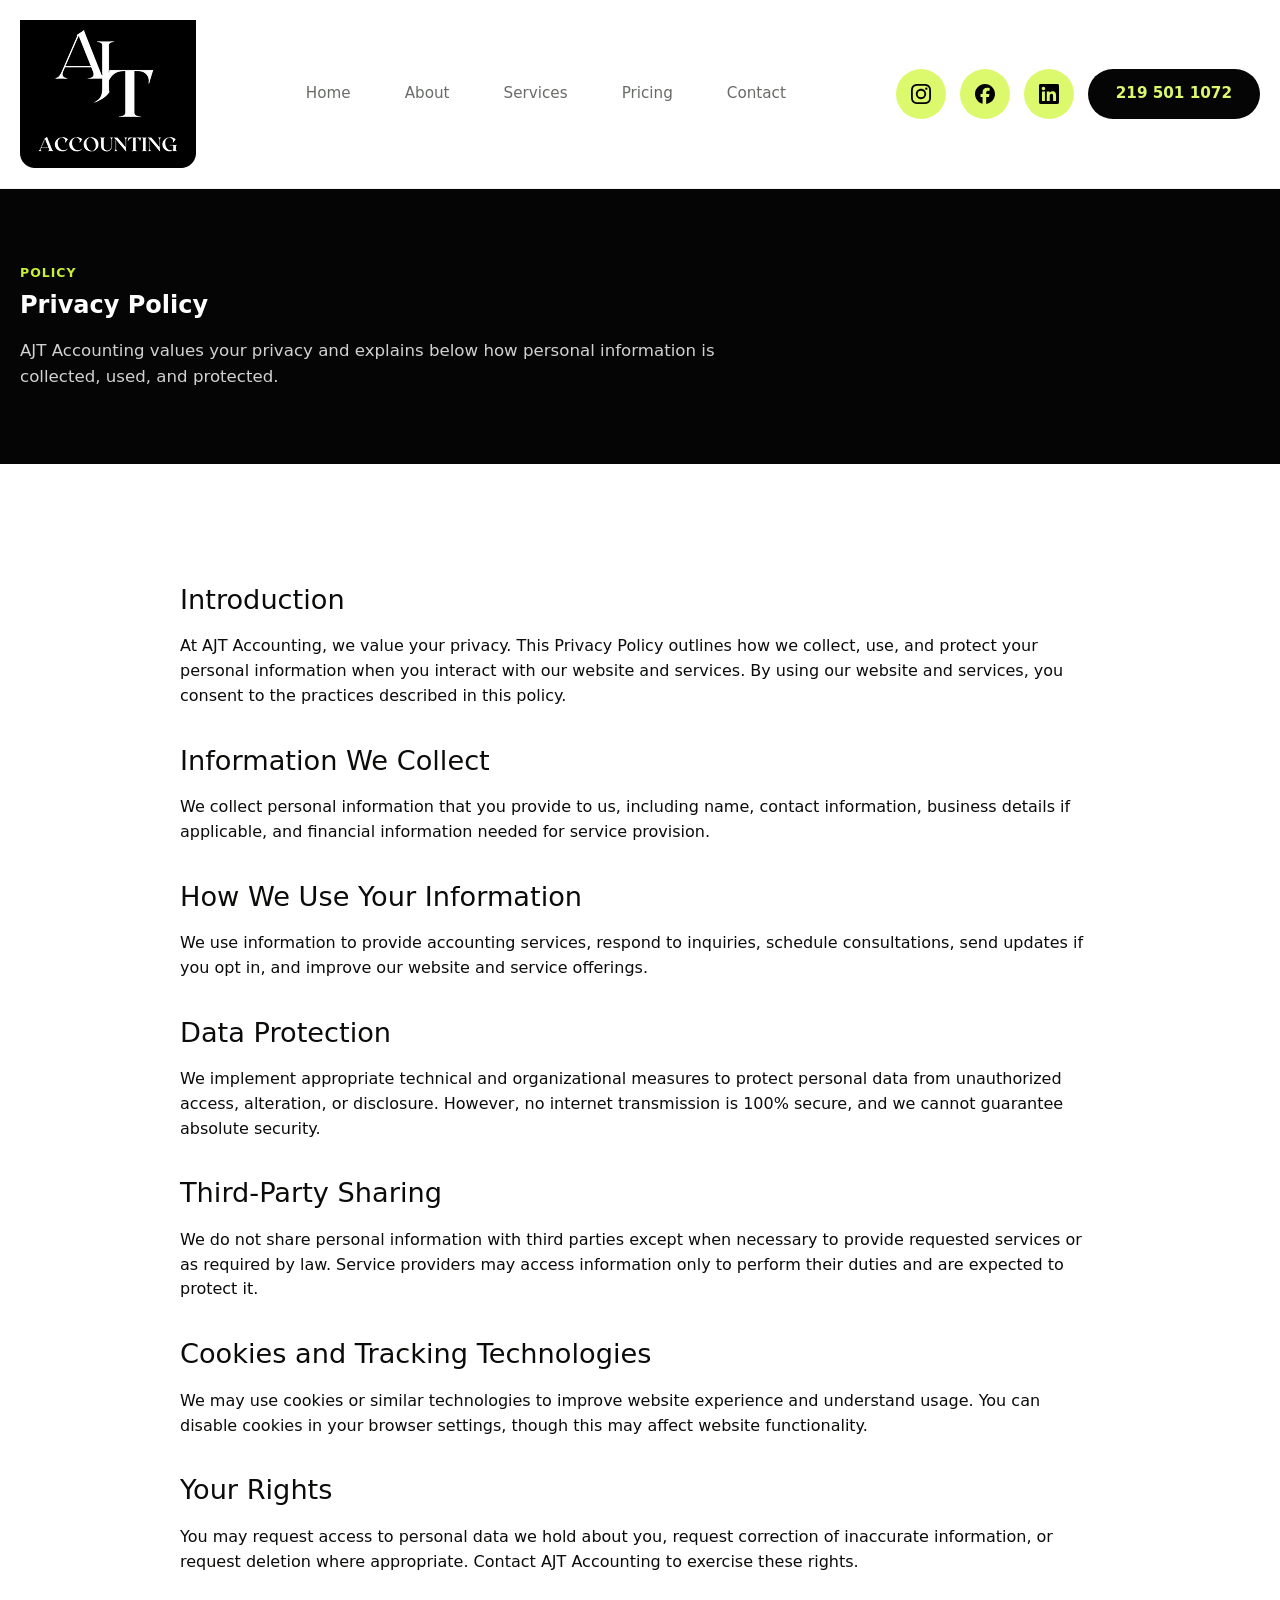
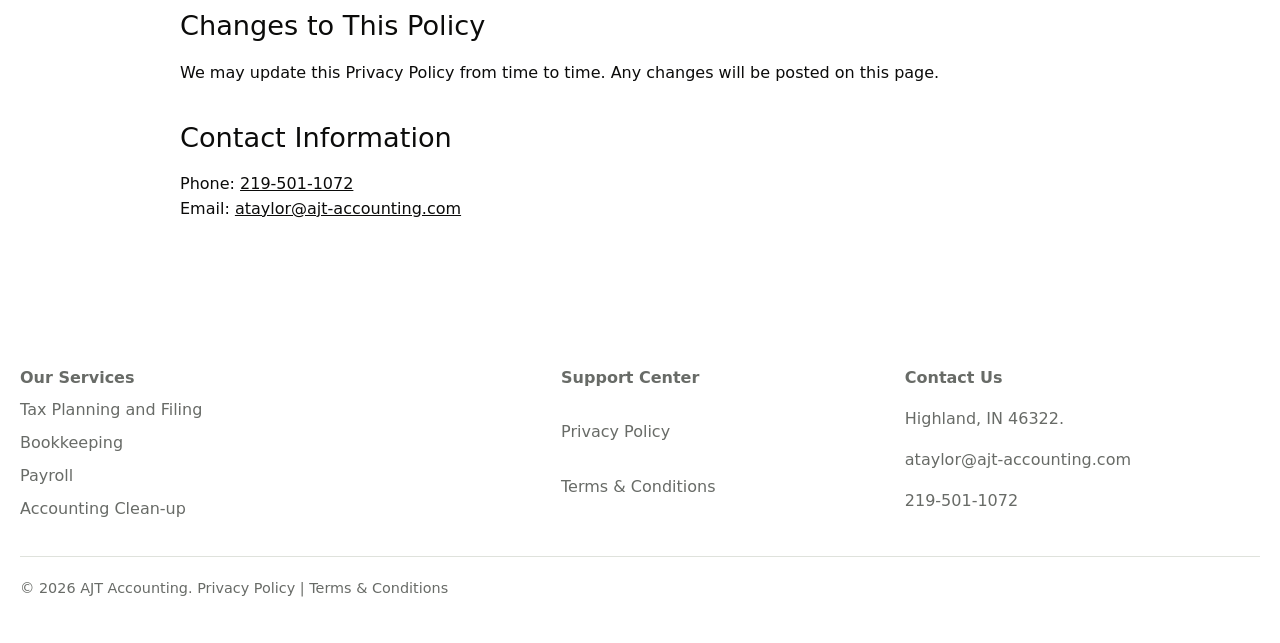
<file: privacy-policy/index.html>
<!doctype html>
<html lang="en">
  <head>
    <meta charset="utf-8">
    <meta name="viewport" content="width=device-width, initial-scale=1">
    <title>Privacy Policy | AJT Accounting</title>
    <meta name="description" content="AJT Accounting privacy policy.">
    <link rel="stylesheet" href="../assets/css/styles.css">
  </head>
  <body>
    <header class="site-header"><nav class="nav" aria-label="Primary navigation"><a class="brand" href="../index.html"><img src="../assets/img/Group-2.png" alt="AJT Accounting logo"><span>Reliable accounting for small businesses and individuals</span></a><div class="nav-links"><a href="../index.html">Home</a><a href="../about/">About</a><a href="../services/">Services</a><a href="../pricing/">Pricing</a><a href="../contact/">Contact</a></div><div class="nav-actions" aria-label="Social links and phone"><a class="icon-link" href="https://www.instagram.com/ajt.accounting/" aria-label="Instagram" target="_blank" rel="noopener noreferrer"><img src="../assets/img/icon-instagram.svg" alt="" aria-hidden="true"></a><a class="icon-link" href="https://www.facebook.com/profile.php?id=61587523283100" aria-label="Facebook" target="_blank" rel="noopener noreferrer"><img src="../assets/img/icon-facebook.svg" alt="" aria-hidden="true"></a><a class="icon-link" href="https://www.linkedin.com/in/avery-taylor-cpa-85993a24b/" aria-label="LinkedIn" target="_blank" rel="noopener noreferrer"><img src="../assets/img/icon-linkedin.svg" alt="" aria-hidden="true"></a><a class="phone-pill" href="tel:+12195011072">219 501 1072</a></div></nav></header>
    <main>
      <section class="page-hero"><div class="wrap"><p class="eyebrow">Policy</p><h1>Privacy Policy</h1><p class="lead">AJT Accounting values your privacy and explains below how personal information is collected, used, and protected.</p></div></section>
      <section class="section"><div class="wrap legal">
        <h2>Introduction</h2><p>At AJT Accounting, we value your privacy. This Privacy Policy outlines how we collect, use, and protect your personal information when you interact with our website and services. By using our website and services, you consent to the practices described in this policy.</p>
        <h2>Information We Collect</h2><p>We collect personal information that you provide to us, including name, contact information, business details if applicable, and financial information needed for service provision.</p>
        <h2>How We Use Your Information</h2><p>We use information to provide accounting services, respond to inquiries, schedule consultations, send updates if you opt in, and improve our website and service offerings.</p>
        <h2>Data Protection</h2><p>We implement appropriate technical and organizational measures to protect personal data from unauthorized access, alteration, or disclosure. However, no internet transmission is 100% secure, and we cannot guarantee absolute security.</p>
        <h2>Third-Party Sharing</h2><p>We do not share personal information with third parties except when necessary to provide requested services or as required by law. Service providers may access information only to perform their duties and are expected to protect it.</p>
        <h2>Cookies and Tracking Technologies</h2><p>We may use cookies or similar technologies to improve website experience and understand usage. You can disable cookies in your browser settings, though this may affect website functionality.</p>
        <h2>Your Rights</h2><p>You may request access to personal data we hold about you, request correction of inaccurate information, or request deletion where appropriate. Contact AJT Accounting to exercise these rights.</p>
        <h2>Changes to This Policy</h2><p>We may update this Privacy Policy from time to time. Any changes will be posted on this page.</p>
        <h2>Contact Information</h2><p>Phone: <a href="tel:+12195011072">219-501-1072</a><br>Email: <a href="mailto:ataylor@ajt-accounting.com">ataylor@ajt-accounting.com</a></p>
      </div></section>
    </main>
    <footer class="site-footer"><div class="wrap footer-grid"><div class="footer-links"><strong>Our Services</strong><a href="../services/">Tax Planning and Filing</a><a href="../services/">Bookkeeping</a><a href="../services/">Payroll</a><a href="../services/">Accounting Clean-up</a></div><div class="footer-links"><strong>Support Center</strong><a href="../privacy-policy/">Privacy Policy</a><a href="../terms-and-conditions/">Terms & Conditions</a></div><div class="footer-links"><strong>Contact Us</strong><span>Highland, IN 46322.</span><a href="mailto:ataylor@ajt-accounting.com">ataylor@ajt-accounting.com</a><a href="tel:+12195011072">219-501-1072</a></div></div><div class="wrap fine-print">&copy; <span data-year></span> AJT Accounting. <a href="../privacy-policy/">Privacy Policy</a> | <a href="../terms-and-conditions/">Terms & Conditions</a></div></footer>
    <script src="../assets/js/main.js"></script>
  </body>
</html>
</file>
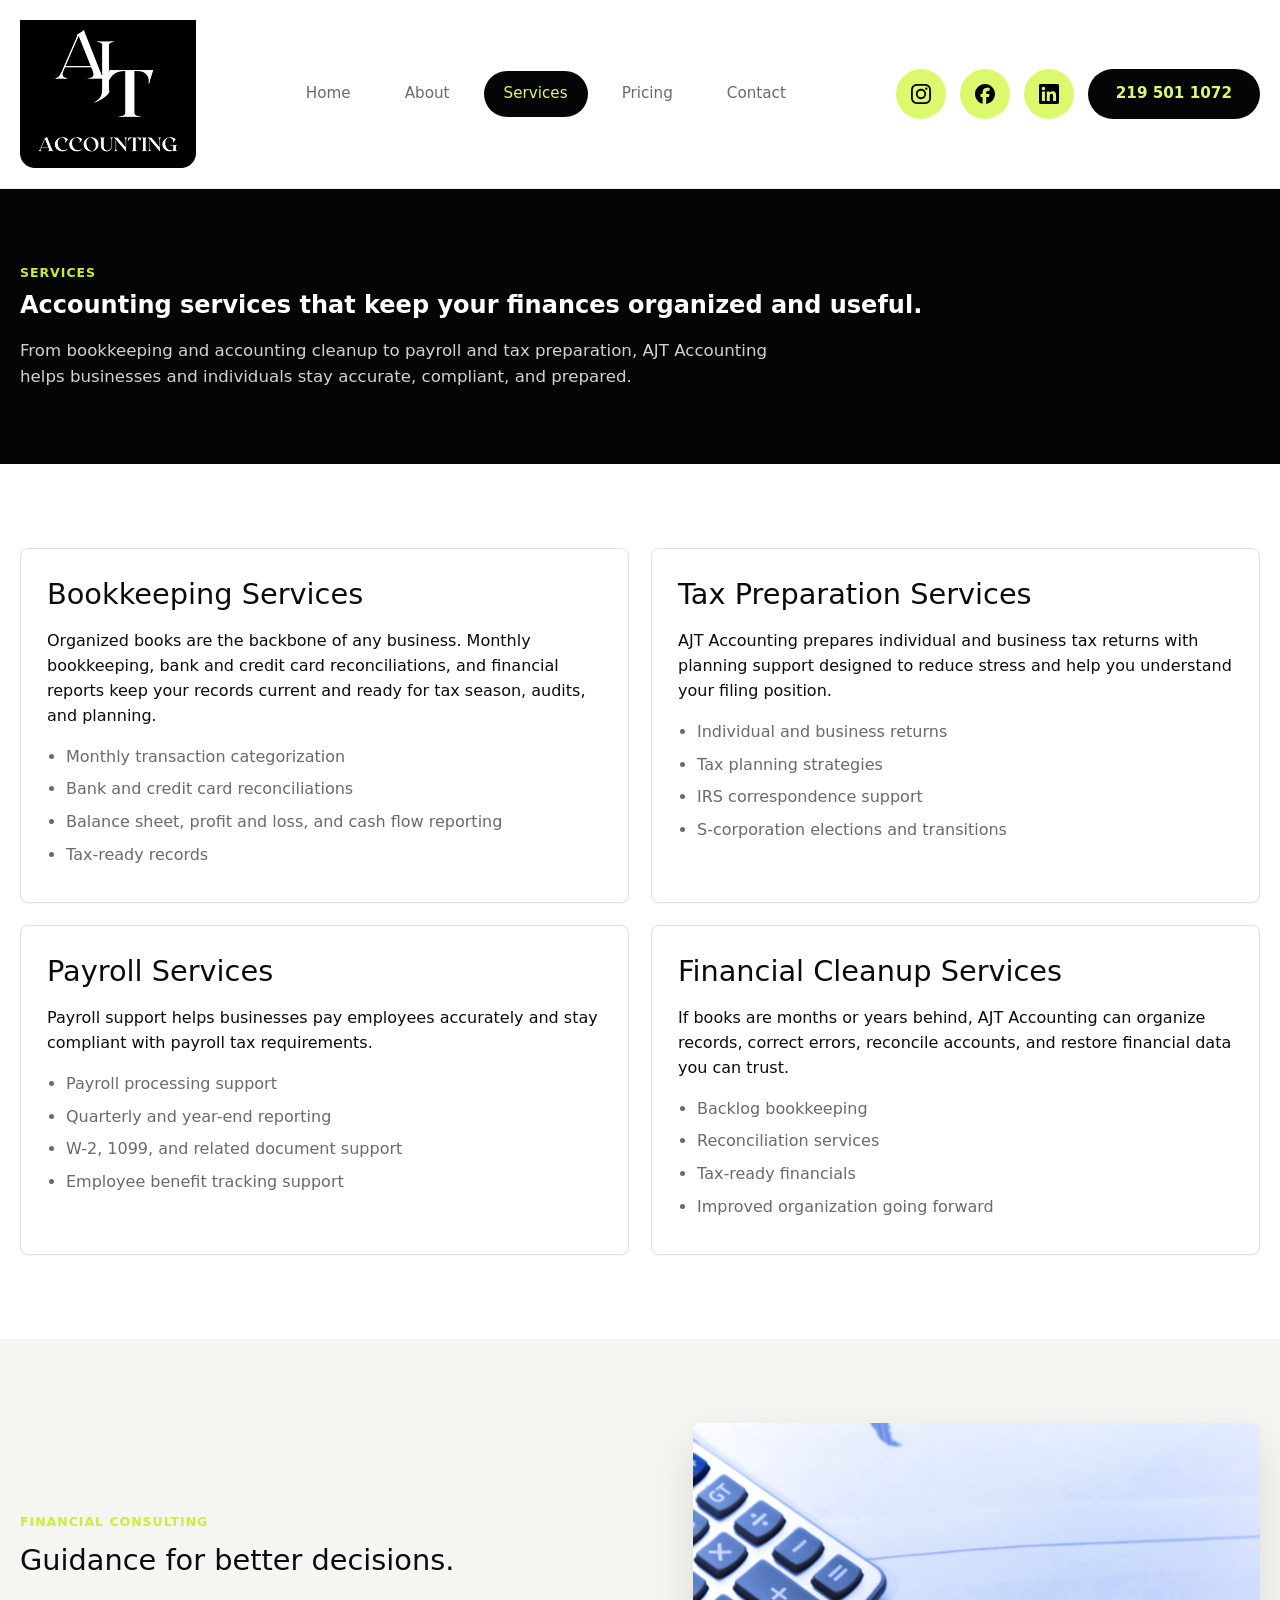
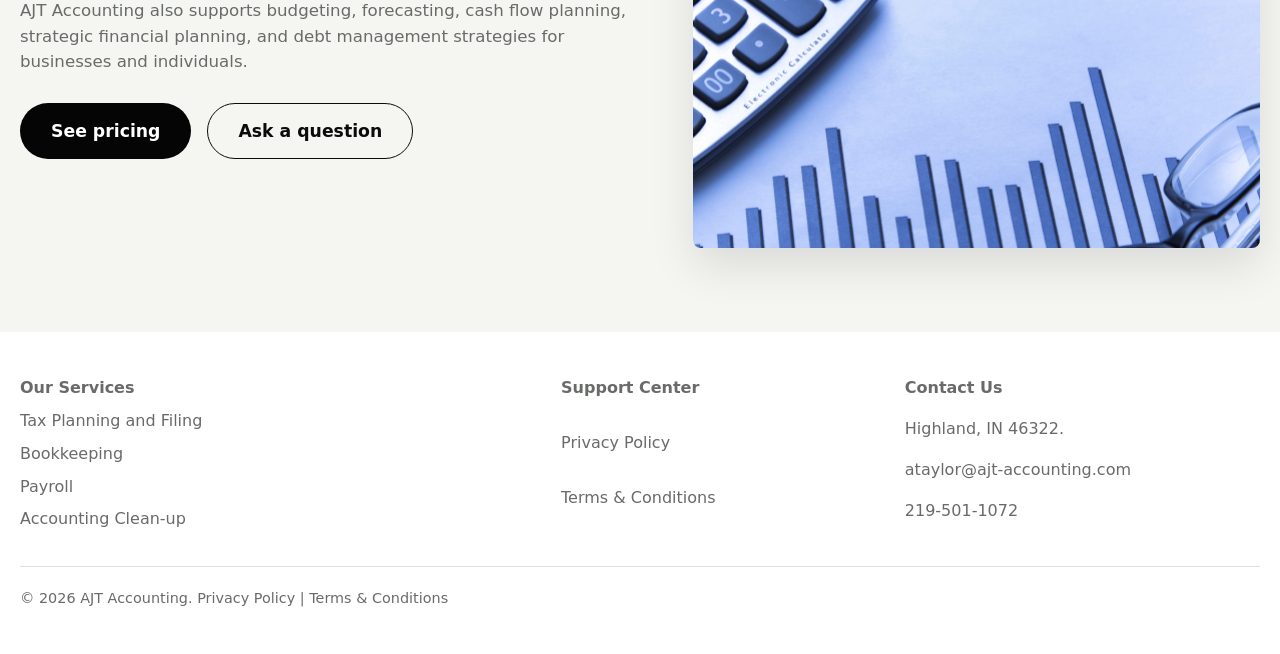
<file: services/index.html>
<!doctype html>
<html lang="en">
  <head>
    <meta charset="utf-8">
    <meta name="viewport" content="width=device-width, initial-scale=1">
    <title>Services | AJT Accounting</title>
    <meta name="description" content="Bookkeeping, tax preparation, payroll, accounting cleanup, and financial consulting services from AJT Accounting.">
    <link rel="stylesheet" href="../assets/css/styles.css">
  </head>
  <body>
    <header class="site-header">
      <nav class="nav" aria-label="Primary navigation">
        <a class="brand" href="../index.html"><img src="../assets/img/Group-2.png" alt="AJT Accounting logo"><span>Reliable accounting for small businesses and individuals</span></a>
        <div class="nav-links"><a href="../index.html">Home</a><a href="../about/">About</a><a href="../services/" aria-current="page">Services</a><a href="../pricing/">Pricing</a><a href="../contact/">Contact</a></div>
        <div class="nav-actions" aria-label="Social links and phone"><a class="icon-link" href="https://www.instagram.com/ajt.accounting/" aria-label="Instagram" target="_blank" rel="noopener noreferrer"><img src="../assets/img/icon-instagram.svg" alt="" aria-hidden="true"></a><a class="icon-link" href="https://www.facebook.com/profile.php?id=61587523283100" aria-label="Facebook" target="_blank" rel="noopener noreferrer"><img src="../assets/img/icon-facebook.svg" alt="" aria-hidden="true"></a><a class="icon-link" href="https://www.linkedin.com/in/avery-taylor-cpa-85993a24b/" aria-label="LinkedIn" target="_blank" rel="noopener noreferrer"><img src="../assets/img/icon-linkedin.svg" alt="" aria-hidden="true"></a><a class="phone-pill" href="tel:+12195011072">219 501 1072</a></div>
      </nav>
    </header>
    <main>
      <section class="page-hero"><div class="wrap"><p class="eyebrow">Services</p><h1>Accounting services that keep your finances organized and useful.</h1><p class="lead">From bookkeeping and accounting cleanup to payroll and tax preparation, AJT Accounting helps businesses and individuals stay accurate, compliant, and prepared.</p></div></section>
      <section class="section">
        <div class="wrap grid two">
          <article class="card"><h2>Bookkeeping Services</h2><p>Organized books are the backbone of any business. Monthly bookkeeping, bank and credit card reconciliations, and financial reports keep your records current and ready for tax season, audits, and planning.</p><ul class="check-list"><li>Monthly transaction categorization</li><li>Bank and credit card reconciliations</li><li>Balance sheet, profit and loss, and cash flow reporting</li><li>Tax-ready records</li></ul></article>
          <article class="card"><h2>Tax Preparation Services</h2><p>AJT Accounting prepares individual and business tax returns with planning support designed to reduce stress and help you understand your filing position.</p><ul class="check-list"><li>Individual and business returns</li><li>Tax planning strategies</li><li>IRS correspondence support</li><li>S-corporation elections and transitions</li></ul></article>
          <article class="card"><h2>Payroll Services</h2><p>Payroll support helps businesses pay employees accurately and stay compliant with payroll tax requirements.</p><ul class="check-list"><li>Payroll processing support</li><li>Quarterly and year-end reporting</li><li>W-2, 1099, and related document support</li><li>Employee benefit tracking support</li></ul></article>
          <article class="card"><h2>Financial Cleanup Services</h2><p>If books are months or years behind, AJT Accounting can organize records, correct errors, reconcile accounts, and restore financial data you can trust.</p><ul class="check-list"><li>Backlog bookkeeping</li><li>Reconciliation services</li><li>Tax-ready financials</li><li>Improved organization going forward</li></ul></article>
        </div>
      </section>
      <section class="section band">
        <div class="wrap split">
          <div><p class="eyebrow">Financial consulting</p><h2>Guidance for better decisions.</h2><p class="lead">AJT Accounting also supports budgeting, forecasting, cash flow planning, strategic financial planning, and debt management strategies for businesses and individuals.</p><div class="actions"><a class="button" href="../pricing/">See pricing</a><a class="button secondary" href="../contact/">Ask a question</a></div></div>
          <img src="../assets/img/le-contrc3b4le-de-gestion.jpg" alt="Financial reports and planning materials">
        </div>
      </section>
    </main>
    <footer class="site-footer"><div class="wrap footer-grid"><div class="footer-links"><strong>Our Services</strong><a href="../services/">Tax Planning and Filing</a><a href="../services/">Bookkeeping</a><a href="../services/">Payroll</a><a href="../services/">Accounting Clean-up</a></div><div class="footer-links"><strong>Support Center</strong><a href="../privacy-policy/">Privacy Policy</a><a href="../terms-and-conditions/">Terms & Conditions</a></div><div class="footer-links"><strong>Contact Us</strong><span>Highland, IN 46322.</span><a href="mailto:ataylor@ajt-accounting.com">ataylor@ajt-accounting.com</a><a href="tel:+12195011072">219-501-1072</a></div></div><div class="wrap fine-print">&copy; <span data-year></span> AJT Accounting. <a href="../privacy-policy/">Privacy Policy</a> | <a href="../terms-and-conditions/">Terms & Conditions</a></div></footer>
    <script src="../assets/js/main.js"></script>
  </body>
</html>
</file>
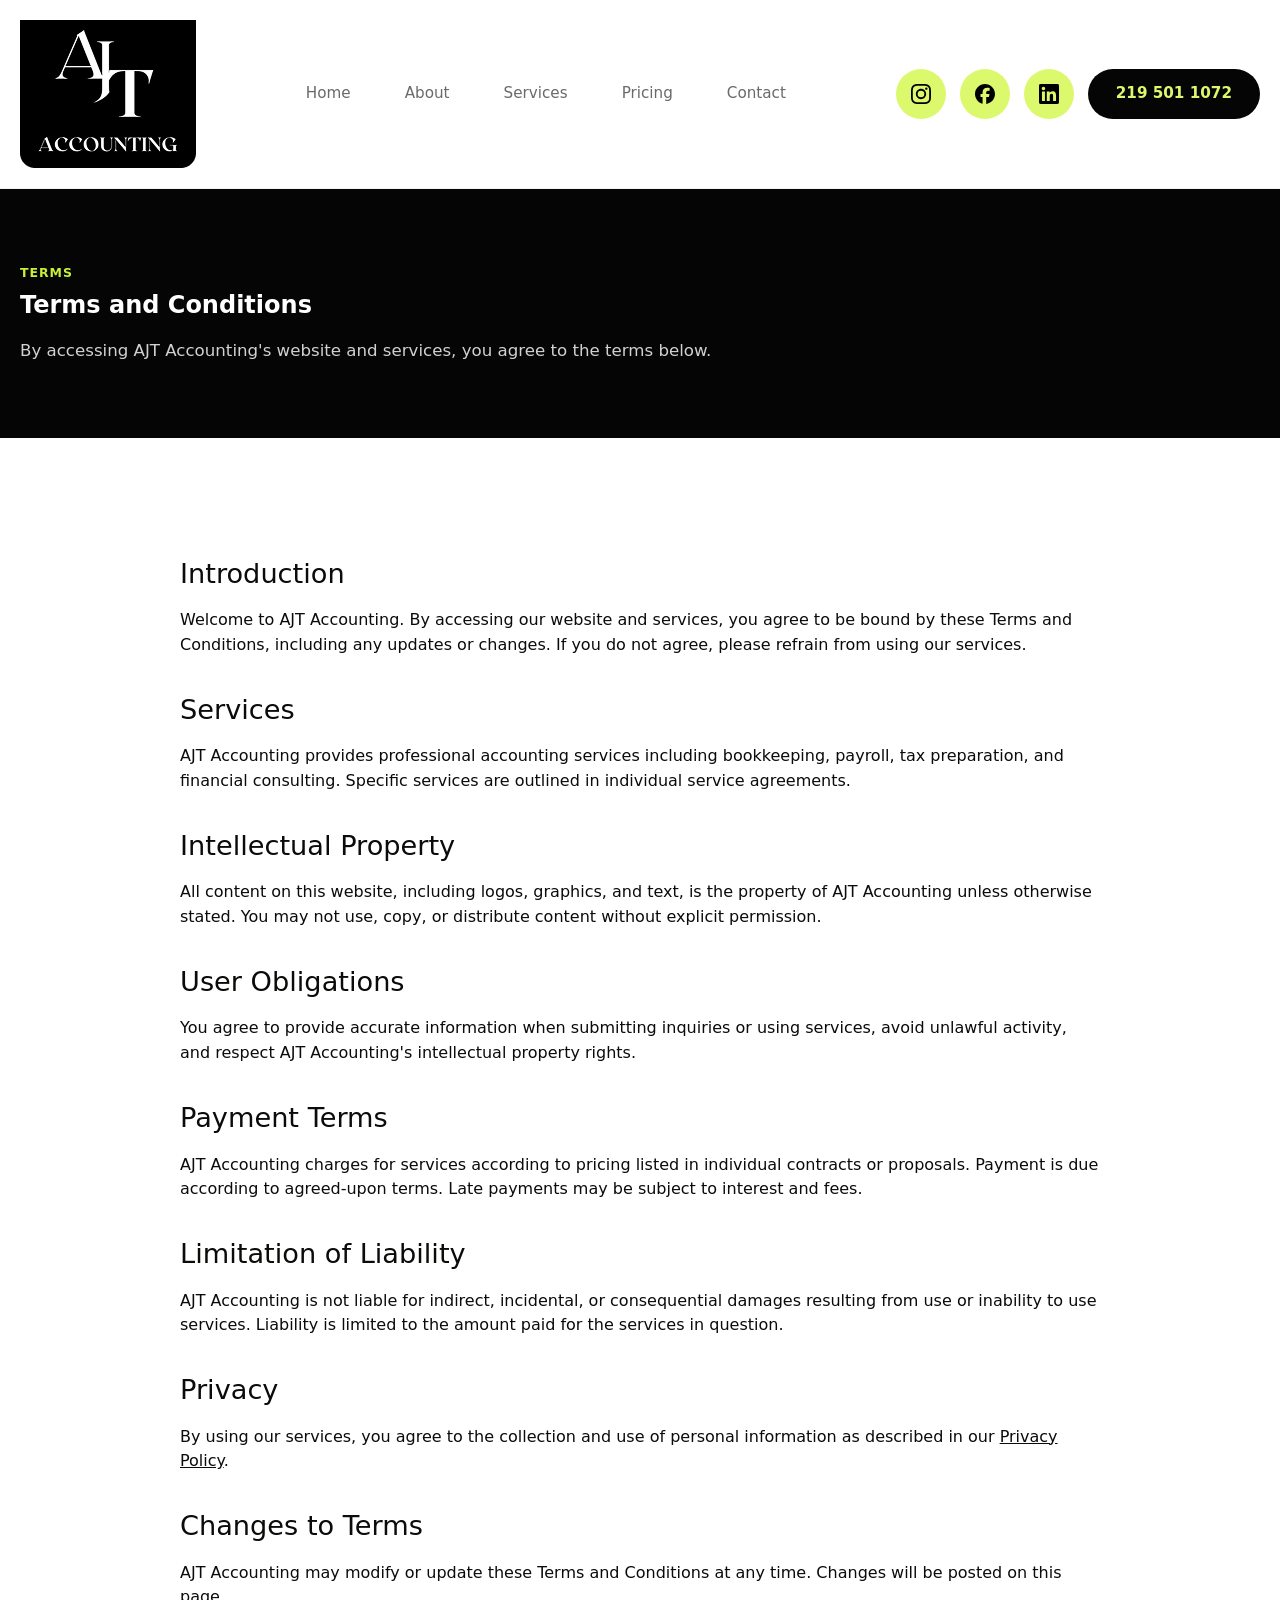
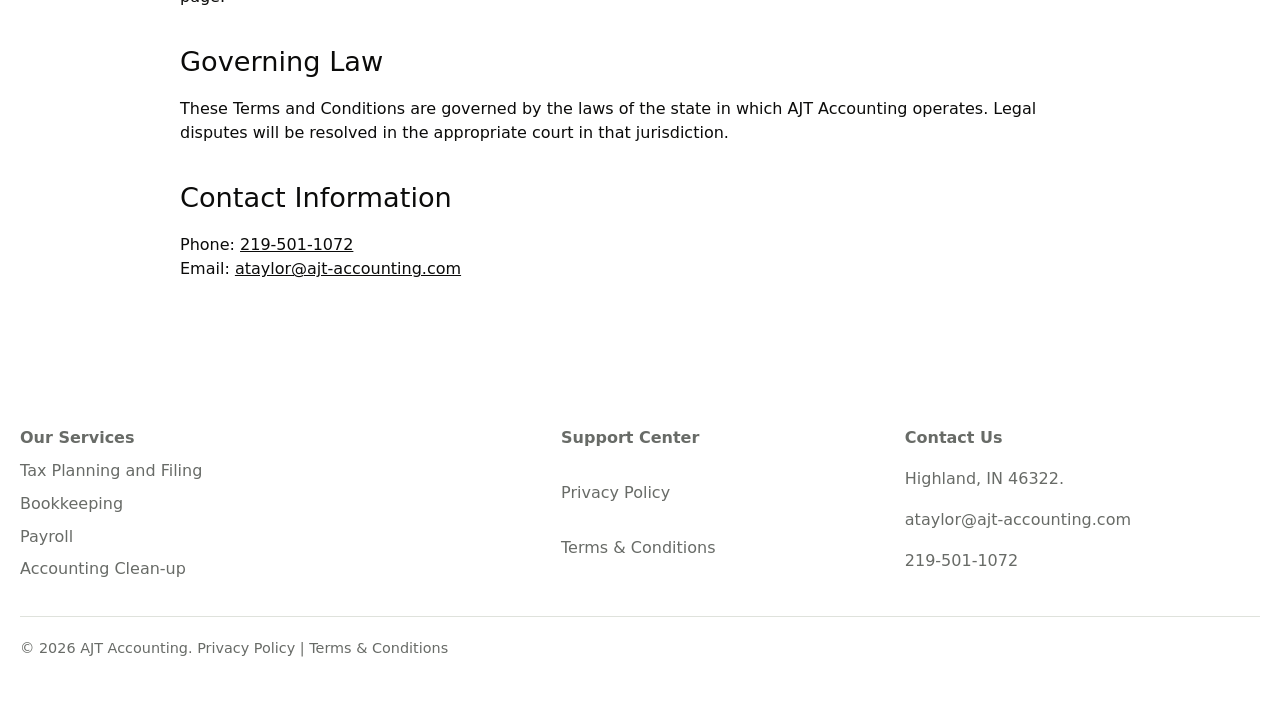
<file: terms-and-conditions/index.html>
<!doctype html>
<html lang="en">
  <head>
    <meta charset="utf-8">
    <meta name="viewport" content="width=device-width, initial-scale=1">
    <title>Terms and Conditions | AJT Accounting</title>
    <meta name="description" content="AJT Accounting terms and conditions.">
    <link rel="stylesheet" href="../assets/css/styles.css">
  </head>
  <body>
    <header class="site-header"><nav class="nav" aria-label="Primary navigation"><a class="brand" href="../index.html"><img src="../assets/img/Group-2.png" alt="AJT Accounting logo"><span>Reliable accounting for small businesses and individuals</span></a><div class="nav-links"><a href="../index.html">Home</a><a href="../about/">About</a><a href="../services/">Services</a><a href="../pricing/">Pricing</a><a href="../contact/">Contact</a></div><div class="nav-actions" aria-label="Social links and phone"><a class="icon-link" href="https://www.instagram.com/ajt.accounting/" aria-label="Instagram" target="_blank" rel="noopener noreferrer"><img src="../assets/img/icon-instagram.svg" alt="" aria-hidden="true"></a><a class="icon-link" href="https://www.facebook.com/profile.php?id=61587523283100" aria-label="Facebook" target="_blank" rel="noopener noreferrer"><img src="../assets/img/icon-facebook.svg" alt="" aria-hidden="true"></a><a class="icon-link" href="https://www.linkedin.com/in/avery-taylor-cpa-85993a24b/" aria-label="LinkedIn" target="_blank" rel="noopener noreferrer"><img src="../assets/img/icon-linkedin.svg" alt="" aria-hidden="true"></a><a class="phone-pill" href="tel:+12195011072">219 501 1072</a></div></nav></header>
    <main>
      <section class="page-hero"><div class="wrap"><p class="eyebrow">Terms</p><h1>Terms and Conditions</h1><p class="lead">By accessing AJT Accounting's website and services, you agree to the terms below.</p></div></section>
      <section class="section"><div class="wrap legal">
        <h2>Introduction</h2><p>Welcome to AJT Accounting. By accessing our website and services, you agree to be bound by these Terms and Conditions, including any updates or changes. If you do not agree, please refrain from using our services.</p>
        <h2>Services</h2><p>AJT Accounting provides professional accounting services including bookkeeping, payroll, tax preparation, and financial consulting. Specific services are outlined in individual service agreements.</p>
        <h2>Intellectual Property</h2><p>All content on this website, including logos, graphics, and text, is the property of AJT Accounting unless otherwise stated. You may not use, copy, or distribute content without explicit permission.</p>
        <h2>User Obligations</h2><p>You agree to provide accurate information when submitting inquiries or using services, avoid unlawful activity, and respect AJT Accounting's intellectual property rights.</p>
        <h2>Payment Terms</h2><p>AJT Accounting charges for services according to pricing listed in individual contracts or proposals. Payment is due according to agreed-upon terms. Late payments may be subject to interest and fees.</p>
        <h2>Limitation of Liability</h2><p>AJT Accounting is not liable for indirect, incidental, or consequential damages resulting from use or inability to use services. Liability is limited to the amount paid for the services in question.</p>
        <h2>Privacy</h2><p>By using our services, you agree to the collection and use of personal information as described in our <a href="../privacy-policy/">Privacy Policy</a>.</p>
        <h2>Changes to Terms</h2><p>AJT Accounting may modify or update these Terms and Conditions at any time. Changes will be posted on this page.</p>
        <h2>Governing Law</h2><p>These Terms and Conditions are governed by the laws of the state in which AJT Accounting operates. Legal disputes will be resolved in the appropriate court in that jurisdiction.</p>
        <h2>Contact Information</h2><p>Phone: <a href="tel:+12195011072">219-501-1072</a><br>Email: <a href="mailto:ataylor@ajt-accounting.com">ataylor@ajt-accounting.com</a></p>
      </div></section>
    </main>
    <footer class="site-footer"><div class="wrap footer-grid"><div class="footer-links"><strong>Our Services</strong><a href="../services/">Tax Planning and Filing</a><a href="../services/">Bookkeeping</a><a href="../services/">Payroll</a><a href="../services/">Accounting Clean-up</a></div><div class="footer-links"><strong>Support Center</strong><a href="../privacy-policy/">Privacy Policy</a><a href="../terms-and-conditions/">Terms & Conditions</a></div><div class="footer-links"><strong>Contact Us</strong><span>Highland, IN 46322.</span><a href="mailto:ataylor@ajt-accounting.com">ataylor@ajt-accounting.com</a><a href="tel:+12195011072">219-501-1072</a></div></div><div class="wrap fine-print">&copy; <span data-year></span> AJT Accounting. <a href="../privacy-policy/">Privacy Policy</a> | <a href="../terms-and-conditions/">Terms & Conditions</a></div></footer>
    <script src="../assets/js/main.js"></script>
  </body>
</html>
</file>
<file: assets/css/styles.css>
:root {
  --ink: #0b0b0a;
  --muted: #686b67;
  --line: #dfe2dc;
  --paper: #ffffff;
  --soft: #f5f6f2;
  --panel: #f7f8f5;
  --black: #050505;
  --lime: #dcf86c;
  --lime-strong: #c8ef39;
  --field: #282d21;
  --white: #ffffff;
  --shadow: 0 18px 45px rgba(0, 0, 0, 0.11);
}

* {
  box-sizing: border-box;
}

html {
  scroll-behavior: auto;
}

body {
  margin: 0;
  background: var(--paper);
  color: var(--ink);
  font-family: Inter, ui-sans-serif, system-ui, -apple-system, BlinkMacSystemFont, "Segoe UI", sans-serif;
  line-height: 1.55;
}

img {
  display: block;
  max-width: 100%;
}

a {
  color: inherit;
}

.site-header {
  background: var(--paper);
  border-bottom: 1px solid rgba(0, 0, 0, 0.05);
}

.nav {
  width: min(1400px, calc(100% - 40px));
  margin: 0 auto;
  min-height: 188px;
  display: grid;
  grid-template-columns: auto 1fr auto;
  align-items: center;
  gap: 28px;
}

.brand {
  display: flex;
  align-items: center;
  gap: 14px;
  text-decoration: none;
  font-weight: 800;
}

.brand img {
  width: 176px;
  height: 148px;
  object-fit: contain;
}

.brand span {
  display: none;
  max-width: 270px;
  font-size: 0.82rem;
  color: var(--muted);
  font-weight: 750;
}

.nav-links,
.nav-actions {
  display: flex;
  align-items: center;
  justify-content: center;
  gap: 14px;
}

.nav-toggle {
  display: none;
}

.nav-links a {
  min-height: 46px;
  display: inline-flex;
  align-items: center;
  padding: 0 20px;
  border-radius: 999px;
  color: var(--muted);
  text-decoration: none;
  font-size: 0.95rem;
  font-weight: 500;
}

.nav-links a:hover,
.nav-links a[aria-current="page"] {
  background: var(--black);
  color: var(--lime);
}

.icon-link,
.phone-pill {
  display: inline-flex;
  align-items: center;
  justify-content: center;
  min-height: 50px;
  border-radius: 999px;
  text-decoration: none;
  font-weight: 900;
}

.icon-link {
  min-width: 50px;
  padding: 0 12px;
  background: var(--lime);
  color: var(--black);
  font-size: 0.78rem;
  letter-spacing: 0;
}

.icon-link img {
  width: 20px;
  height: 20px;
  display: block;
}

.phone-pill {
  padding: 0 28px;
  background: var(--black);
  color: var(--lime);
  font-size: 0.95rem;
  letter-spacing: 0;
}

.section {
  padding: 84px 0;
}

.section.tight {
  padding: 42px 0 72px;
}

.wrap {
  width: min(1270px, calc(100% - 40px));
  margin: 0 auto;
}

.hero {
  background: var(--paper);
}

.original-hero {
  padding: 70px 0 44px;
}

.hero-grid {
  display: grid;
  grid-template-columns: minmax(0, 1.05fr) minmax(360px, 0.95fr);
  gap: 72px;
  align-items: center;
}

.hero-copy h1 {
  max-width: 650px;
  margin: 8px 0 18px;
  font-size: clamp(2.2rem, 3.1vw, 2.85rem);
  line-height: 1.35;
  font-weight: 500;
}

.kicker,
.eyebrow {
  margin: 0 0 10px;
  color: var(--muted);
  font-size: 0.78rem;
  font-weight: 800;
}

.kicker {
  text-transform: none;
  letter-spacing: 0;
}

.eyebrow {
  color: var(--lime-strong);
  text-transform: uppercase;
  letter-spacing: 0.08em;
}

h1,
h2,
h3 {
  margin: 0;
  line-height: 1.16;
  letter-spacing: 0;
  font-weight: 600;
}

h2 {
  font-size: clamp(1.45rem, 2.25vw, 2rem);
  line-height: 1.34;
  font-weight: 500;
}

h3 {
  font-size: 1.14rem;
}

.lead {
  max-width: 780px;
  margin: 18px 0 0;
  color: var(--muted);
  font-size: 1.04rem;
}

.button {
  display: inline-flex;
  align-items: center;
  justify-content: center;
  min-height: 56px;
  padding: 0 30px;
  border: 1px solid transparent;
  border-radius: 999px;
  background: var(--black);
  color: var(--white);
  text-decoration: none;
  font-size: 1.08rem;
  font-weight: 900;
  cursor: pointer;
}

.button:hover {
  filter: brightness(0.94);
}

.button.lime {
  background: var(--lime);
  color: var(--black);
}

.button.secondary {
  background: transparent;
  border-color: currentColor;
  color: inherit;
}

.actions {
  display: flex;
  flex-wrap: wrap;
  gap: 16px;
  margin-top: 28px;
}

.review-card {
  display: grid;
  grid-template-columns: 112px 1fr;
  gap: 18px;
  align-items: start;
  margin: 0;
  color: var(--muted);
}

.review-card > p {
  grid-column: 1 / -1;
  max-width: 540px;
  margin: 0;
}

.review-card > img {
  width: 100px;
  object-fit: contain;
}

.review-carousel {
  overflow: visible;
  border-radius: 12px;
}

.review-track {
  display: grid;
}

.review-slide {
  display: none;
  grid-template-columns: 42px 1fr;
  gap: 12px;
  min-height: 164px;
  padding: 20px;
  border: 1px solid #e4e5df;
  border-radius: 12px;
  background: #f6f6f1;
  box-shadow: 0 14px 32px rgba(0, 0, 0, 0.09);
}

.review-slide.is-active {
  display: grid;
  animation: reviewIn 260ms ease-out;
}

.review-slide img {
  width: 42px;
  height: 42px;
  border-radius: 50%;
}

.review-slide strong,
.review-slide span {
  display: block;
  color: var(--ink);
}

.review-slide span {
  margin-top: 8px;
  color: var(--ink);
  font-size: 0.92rem;
}

.review-controls {
  display: flex;
  align-items: center;
  justify-content: space-between;
  gap: 12px;
  padding: 10px 2px 0;
}

.review-controls button {
  width: 32px;
  height: 32px;
  border: 0;
  border-radius: 999px;
  background: var(--black);
  color: var(--lime);
  font-size: 1.35rem;
  line-height: 1;
  cursor: pointer;
}

.review-dots {
  display: flex;
  justify-content: center;
  gap: 6px;
  flex: 1;
}

.review-dot {
  width: 7px;
  height: 7px;
  border-radius: 999px;
  background: #c8cbc4;
}

.review-dot.is-active {
  width: 22px;
  background: var(--black);
}

@keyframes reviewIn {
  from { opacity: 0; transform: translateX(16px); }
  to { opacity: 1; transform: translateX(0); }
}

.feature-mosaic {
  display: grid;
  grid-template-columns: 0.78fr 1fr 1.55fr;
  gap: 18px;
  align-items: stretch;
}

.portrait-card,
.service-image-card {
  position: relative;
  overflow: hidden;
  margin: 0;
  min-height: 405px;
  border-radius: 14px;
}

.portrait-card img,
.service-image-card img {
  width: 100%;
  height: 100%;
  object-fit: cover;
}

.portrait-card figcaption {
  position: absolute;
  left: 20px;
  bottom: 20px;
  padding: 10px 16px;
  border-radius: 999px;
  background: var(--white);
  color: var(--black);
  font-weight: 850;
}

.proof-card {
  min-height: 405px;
  display: flex;
  flex-direction: column;
  justify-content: center;
  padding: 34px;
  border-radius: 14px;
  background: var(--black);
  color: var(--white);
}

.dot-line {
  font-weight: 900;
}

.dot-line::before {
  content: "";
  display: inline-block;
  width: 10px;
  height: 10px;
  margin-right: 8px;
  border-radius: 50%;
  background: var(--lime);
}

.proof-card p:not(.dot-line) {
  color: rgba(255, 255, 255, 0.82);
}

.proof-card a {
  color: var(--white);
  font-weight: 800;
}

.service-image-card::after {
  content: "";
  position: absolute;
  inset: 0;
  background: linear-gradient(0deg, rgba(0, 0, 0, 0.42), rgba(0, 0, 0, 0.06));
}

.service-image-card figcaption {
  position: absolute;
  z-index: 1;
  right: 22px;
  bottom: 22px;
  display: flex;
  flex-wrap: wrap;
  justify-content: flex-end;
  gap: 10px;
}

.service-image-card a {
  padding: 8px 12px;
  border-radius: 999px;
  background: rgba(255, 255, 255, 0.34);
  color: var(--white);
  text-decoration: none;
  font-weight: 750;
  backdrop-filter: blur(8px);
}

.badge-strip {
  margin-top: 34px;
  overflow: hidden;
  -webkit-mask-image: linear-gradient(90deg, transparent, #000 8%, #000 92%, transparent);
  mask-image: linear-gradient(90deg, transparent, #000 8%, #000 92%, transparent);
}

.badge-track {
  display: flex;
  align-items: center;
  gap: clamp(40px, 8vw, 110px);
  width: max-content;
  animation: badgeDrift 22s linear infinite;
}

.badge-strip:hover .badge-track {
  animation-play-state: paused;
}

.badge-track img {
  max-height: 126px;
  width: auto;
  object-fit: contain;
}

@keyframes badgeDrift {
  from { transform: translateX(0); }
  to { transform: translateX(-50%); }
}

@media (prefers-reduced-motion: reduce) {
  .badge-track {
    animation: none;
  }
}

.band,
.story-band {
  background: var(--soft);
}

.section-heading-row {
  display: grid;
  grid-template-columns: minmax(0, 1fr) minmax(320px, 0.8fr);
  gap: 50px;
  align-items: end;
}

.section-heading-row > p {
  margin: 0;
  color: var(--muted);
}

.grid {
  display: grid;
  gap: 22px;
}

.grid.two {
  grid-template-columns: repeat(2, minmax(0, 1fr));
}

.grid.three {
  grid-template-columns: repeat(3, minmax(0, 1fr));
}

.grid.four {
  grid-template-columns: repeat(4, minmax(0, 1fr));
}

.card {
  background: var(--white);
  border: 1px solid var(--line);
  border-radius: 8px;
  padding: 26px;
  box-shadow: 0 1px 0 rgba(0, 0, 0, 0.03);
}

.card p:last-child,
.split p:last-child {
  margin-bottom: 0;
}

.muted {
  color: var(--muted);
}

.split {
  display: grid;
  grid-template-columns: minmax(0, 1.05fr) minmax(320px, 0.95fr);
  gap: 46px;
  align-items: center;
}

.split.reverse {
  grid-template-columns: minmax(320px, 0.95fr) minmax(0, 1.05fr);
}

.split img {
  width: 100%;
  border-radius: 8px;
  box-shadow: var(--shadow);
  aspect-ratio: 4 / 3;
  object-fit: cover;
}

.pill-list {
  display: flex;
  flex-wrap: wrap;
  gap: 10px;
  padding: 0;
  margin: 26px 0 0;
  list-style: none;
}

.pill-list li {
  border: 1px solid var(--line);
  background: var(--white);
  border-radius: 999px;
  padding: 8px 13px;
  font-weight: 750;
}

.capabilities .card {
  min-height: 270px;
  display: grid;
  align-content: start;
  gap: 22px;
  padding: 14px 14px 28px;
  overflow: hidden;
  box-shadow: 0 14px 32px rgba(0, 0, 0, 0.05);
}

.capabilities .card:nth-child(2),
.capabilities .card:nth-child(4) {
  background: var(--white);
}

.capabilities .card h3,
.capabilities .card ul {
  margin-right: 12px;
  margin-left: 12px;
}

.service-icon {
  width: 100%;
  height: 196px;
  display: grid;
  place-items: center;
  border-radius: 14px;
}

.service-icon svg {
  display: block;
  width: 100px;
  height: 100px;
}

.service-icon-lime {
  background: var(--black);
  --icon-bg: var(--lime);
  --icon-mark: var(--black);
}

.service-icon-dark {
  background: var(--lime);
  --icon-bg: var(--black);
  --icon-mark: var(--lime);
}

.service-icon-bg {
  fill: var(--icon-bg);
}

.service-icon-mark {
  fill: var(--icon-mark);
}

.service-card ul {
  margin: 0;
  padding-left: 18px;
  color: var(--ink);
  font-size: 0.93rem;
}

.service-card li {
  margin: 7px 0;
}

.story-grid {
  display: grid;
  grid-template-columns: 0.9fr 0.9fr minmax(360px, 1.8fr);
  gap: 26px;
  align-items: center;
}

.story-grid p {
  color: var(--muted);
}

.story-grid > article {
  grid-column: 3;
  grid-row: 1 / span 2;
}

.story-grid > article h2 {
  font-size: clamp(1.45rem, 2.25vw, 2rem);
}

.metric-card {
  min-height: 150px;
  display: grid;
  place-items: center;
  padding: 24px;
  border-radius: 8px;
  text-align: center;
}

.metric-card strong {
  display: block;
  font-size: clamp(2.3rem, 4vw, 3.7rem);
  line-height: 1.05;
  font-weight: 700;
}

.metric-card span {
  display: block;
  margin-top: 10px;
  font-weight: 800;
}

.metric-card.dark {
  background: var(--black);
  color: var(--white);
}

.metric-card.lime {
  background: var(--lime);
  color: var(--black);
}

.pricing-preview {
  background: var(--paper);
}

.pricing-tabs {
  margin-top: 28px;
}

.tab-list {
  display: flex;
  flex-wrap: wrap;
  justify-content: flex-end;
  gap: 10px;
  margin: 0 0 28px;
}

.tab-button {
  min-height: 42px;
  border: 1px solid var(--line);
  border-radius: 999px;
  padding: 9px 15px;
  background: var(--white);
  color: var(--ink);
  font: inherit;
  font-size: 0.9rem;
  font-weight: 850;
  line-height: 1.2;
  letter-spacing: 0;
  cursor: pointer;
}

.tab-button:hover,
.tab-button:focus-visible {
  border-color: var(--black);
  outline: none;
  box-shadow: 0 0 0 3px rgba(220, 248, 108, 0.5);
}

.tab-button.is-active {
  background: var(--black);
  border-color: var(--black);
  color: var(--lime);
}

.tab-panel[hidden] {
  display: none;
}

.tab-panel .grid {
  margin-top: 0;
}

.price-card {
  display: flex;
  flex-direction: column;
  gap: 16px;
  text-align: center;
}

.price {
  font-size: 2rem;
  font-weight: 900;
  color: var(--ink);
}

.price-card ul,
.check-list {
  padding-left: 19px;
  margin: 0;
  color: var(--muted);
  text-align: left;
}

.price-card li,
.check-list li {
  margin: 8px 0;
}

.page-hero {
  background: var(--black);
  color: var(--white);
  padding: 74px 0;
}

.page-hero .lead {
  color: rgba(255, 255, 255, 0.82);
}

.contact-layout {
  display: grid;
  grid-template-columns: 1fr minmax(420px, 0.85fr);
  gap: 0;
  align-items: stretch;
}

.contact-spacer {
  position: relative;
  min-height: 520px;
  margin: 0;
  overflow: hidden;
  background: var(--black);
  color: var(--white);
  box-shadow: var(--shadow);
}

.contact-spacer img {
  position: absolute;
  inset: 0;
  width: 100%;
  height: 100%;
  min-height: 0;
  object-fit: cover;
  filter: brightness(1.22) contrast(1.02);
}

.contact-spacer::after {
  content: "";
  position: absolute;
  inset: 0;
  background: linear-gradient(180deg, rgba(5, 5, 5, 0), rgba(5, 5, 5, 0.48));
}

.contact-spacer figcaption {
  position: absolute;
  left: 28px;
  right: 28px;
  bottom: 28px;
  z-index: 1;
  text-shadow: 0 2px 14px rgba(0, 0, 0, 0.62);
}

.contact-spacer blockquote {
  max-width: 520px;
  margin: 0 0 18px;
  font-size: clamp(1.25rem, 2vw, 1.9rem);
  line-height: 1.25;
  font-weight: 650;
}

.contact-spacer strong,
.contact-spacer span {
  display: block;
}

.contact-spacer strong {
  color: var(--lime);
  font-weight: 900;
}

.contact-spacer span {
  margin-top: 2px;
  color: rgba(255, 255, 255, 0.82);
  font-weight: 750;
}

.lead-form,
.contact-panel {
  background: var(--black);
  color: var(--white);
  border-radius: 0;
  padding: 24px 30px;
}

.lead-form h2,
.contact-panel h2 {
  font-size: clamp(1.45rem, 2.2vw, 2rem);
}

.lead-form > .kicker,
.lead-form > h2,
.lead-form > p {
  display: none;
}

.contact-page .contact-layout {
  grid-template-columns: minmax(480px, 0.95fr) minmax(420px, 1fr);
  align-items: start;
}

.contact-page .contact-spacer {
  min-height: 870px;
}

.contact-page .contact-spacer img {
  object-position: 50% 0;
}

.contact-page .lead-form {
  min-height: 870px;
  padding: 54px 46px 44px;
}

.contact-page .lead-form > .kicker,
.contact-page .lead-form > h2,
.contact-page .lead-form > p {
  display: block;
}

.lead-form p,
.contact-panel .lead,
.contact-panel .muted {
  color: rgba(255, 255, 255, 0.82);
}

.form-grid {
  display: grid;
  grid-template-columns: 1fr 1fr;
  gap: 10px 12px;
  margin-top: 0;
}

.lead-form label {
  display: grid;
  gap: 6px;
  color: rgba(255, 255, 255, 0.8);
  font-size: 0.82rem;
  font-weight: 700;
}

.lead-form input,
.lead-form select,
.lead-form textarea {
  width: 100%;
  min-height: 40px;
  border: 1px solid rgba(255, 255, 255, 0.16);
  border-radius: 7px;
  background: var(--field);
  color: var(--white);
  padding: 8px 10px;
  font: inherit;
}

.lead-form textarea {
  resize: vertical;
}

.lead-form > label {
  margin-top: 10px;
}

.checkbox {
  display: flex !important;
  grid-template-columns: auto 1fr;
  align-items: center;
}

.checkbox input {
  width: auto;
  min-height: auto;
}

.lead-form button {
  margin-top: 12px;
}

.lead-form small {
  display: block;
  margin-top: 8px;
  color: var(--lime);
  font-weight: 700;
}

.lead-form small.error {
  color: #ffb7b7;
}

.quick-question {
  padding: 56px;
  border-radius: 12px;
  background: var(--black);
  color: var(--white);
}

.quick-question h2 {
  max-width: 620px;
  font-size: clamp(1.8rem, 3vw, 2.7rem);
}

.contact-page .quick-question h2 {
  max-width: none;
  white-space: nowrap;
}

.site-footer {
  background: var(--paper);
  color: var(--muted);
  padding: 44px 0;
}

.footer-grid {
  display: grid;
  grid-template-columns: 1.3fr 0.8fr 0.9fr;
  gap: 28px;
}

.site-footer a {
  color: inherit;
  text-decoration: none;
}

.site-footer a:hover {
  color: var(--ink);
}

.footer-links {
  display: grid;
  gap: 8px;
}

.fine-print {
  border-top: 1px solid var(--line);
  margin-top: 34px;
  padding-top: 20px;
  font-size: 0.9rem;
}

.legal {
  max-width: 920px;
}

.legal h2 {
  margin-top: 34px;
  font-size: 1.7rem;
}

@media (max-width: 980px) {
  .nav {
    grid-template-columns: 1fr;
    padding: 14px 0;
    min-height: auto;
  }

  .brand {
    justify-content: space-between;
  }

  .nav-links,
  .nav-actions {
    justify-content: flex-start;
    flex-wrap: wrap;
  }

  .hero-grid,
  .feature-mosaic,
  .section-heading-row,
  .story-grid,
  .contact-layout,
  .grid.two,
  .grid.three,
  .grid.four,
  .split,
  .split.reverse,
  .footer-grid {
    grid-template-columns: 1fr;
  }

  .story-grid > article {
    grid-column: auto;
    grid-row: auto;
  }

  .tab-list {
    justify-content: flex-start;
  }

  .contact-spacer,
  .contact-spacer img {
    min-height: 430px;
  }

  .contact-page .contact-layout {
    grid-template-columns: 1fr;
  }

  .contact-page .contact-spacer,
  .contact-page .contact-spacer img {
    min-height: 560px;
  }

  .contact-page .lead-form {
    margin-top: 0;
  }
}

@media (max-width: 620px) {
  .nav {
    width: min(100% - 20px, 1180px);
    grid-template-columns: auto 42px 1fr;
    align-items: start;
    column-gap: 20px;
    gap: 10px;
    padding: 10px 0;
  }

  .brand {
    grid-column: 1;
    grid-row: 1 / span 2;
    align-items: center;
    justify-content: flex-start;
  }

  .brand img {
    width: 122px;
    height: 103px;
  }

  .brand span {
    display: none;
  }

  .nav-links {
    grid-column: 1 / -1;
    display: none;
    gap: 6px;
  }

  .nav.is-open .nav-links {
    display: flex;
  }

  .nav-toggle {
    grid-column: 2;
    grid-row: 1;
    display: inline-flex;
    align-items: center;
    justify-content: center;
    width: 42px;
    height: 42px;
    margin-top: 43px;
    border: 0;
    border-radius: 3px;
    background: var(--lime);
    color: var(--black);
    cursor: pointer;
  }

  .nav-toggle span,
  .nav-toggle::before,
  .nav-toggle::after {
    content: "";
    display: block;
    width: 21px;
    height: 3px;
    border-radius: 999px;
    background: currentColor;
  }

  .nav-toggle {
    flex-direction: column;
    gap: 4px;
  }

  .nav-links a {
    min-height: 36px;
    padding: 0 10px;
    font-size: 0.76rem;
  }

  .nav-actions {
    grid-column: 3;
    grid-row: 1 / span 2;
    align-content: start;
    justify-content: flex-start;
    gap: 8px;
    padding-top: 10px;
  }

  .tab-list {
    display: grid;
    grid-template-columns: 1fr;
  }

  .tab-button {
    width: 100%;
  }

  .original-hero {
    padding: 58px 0 34px;
  }

  .hero-copy h1 {
    font-size: 1.62rem;
    line-height: 1.34;
  }

  .review-card {
    grid-template-columns: 1fr;
  }

  .section {
    padding: 58px 0;
  }

  .portrait-card,
  .service-image-card,
  .proof-card {
    min-height: 405px;
  }

  .badge-track img {
    max-height: 80px;
  }

  .form-grid {
    grid-template-columns: 1fr;
  }

  .lead-form,
  .quick-question {
    padding: 20px;
  }

  .contact-page .quick-question h2 {
    white-space: normal;
  }

  .actions .button,
  .lead-form button {
    width: 100%;
  }
}
</file>
